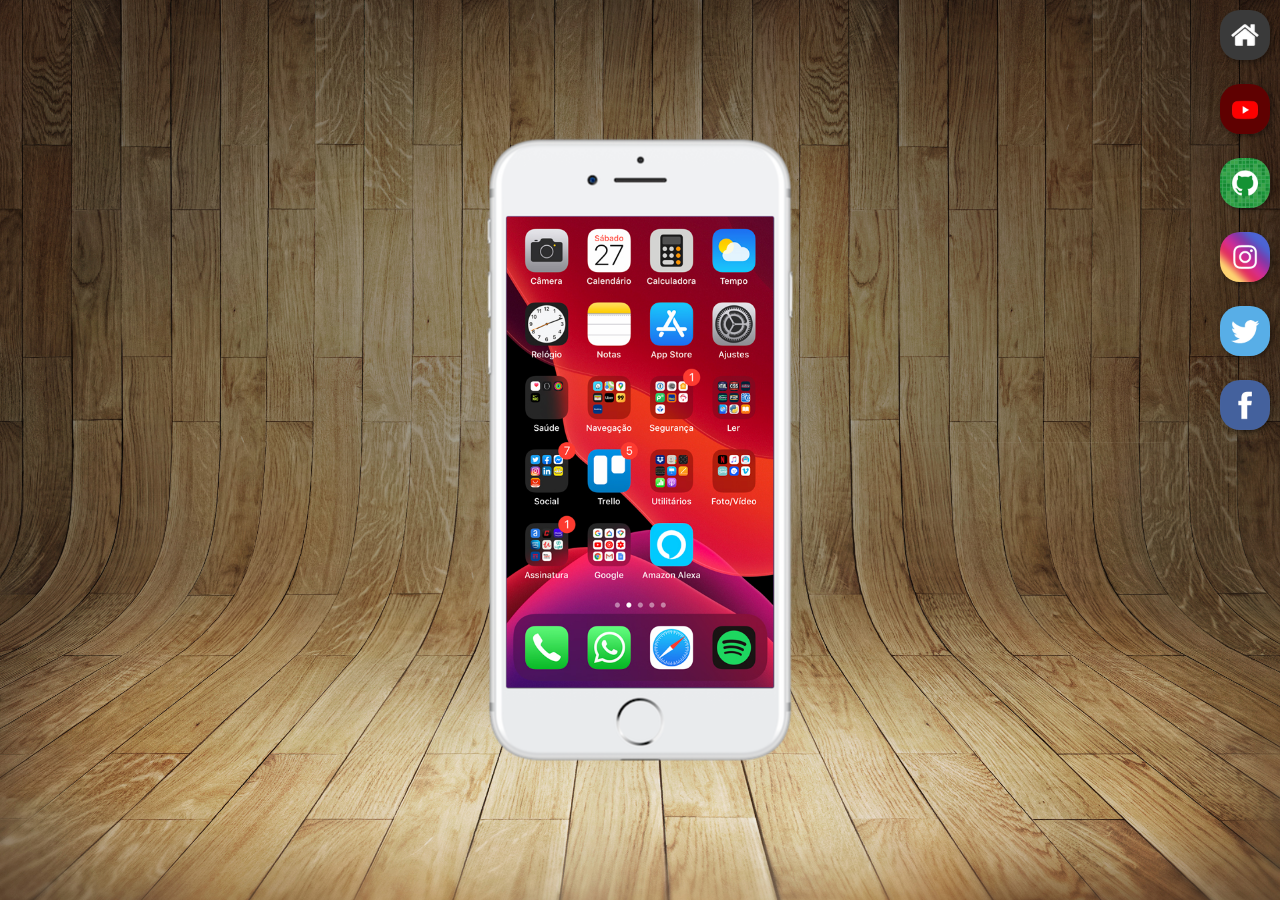
<file: index.html>
<!DOCTYPE html>
<html lang="pt-br">
<head>
    <meta charset="UTF-8">
    <meta http-equiv="X-UA-Compatible" content="IE=edge">
    <meta name="viewport" content="width=device-width, initial-scale=1.0">
    <link rel="shortcut icon" href="favicon.ico" type="image/x-icon">
    <link rel="stylesheet" href="estilos/style.css">
    <title>Projeto redes sociais</title>
</head>
<body>
    <main>
        <section id="telefone">
            <iframe src="home.html" name="tela" id="tela" frameborder="0">
                Seu navegador não é compativel com isso.
            </iframe>
        </section>
        <section id="redes-sociais">
            <a href="#" target="tela"><img src="imagens/logo-home.jpg" alt="Home"></a><br>
            <a href="youtube.html" target="tela"><img src="imagens/logo-youtube.jpg" alt="YouTube"></a><br>
            <a href="github.html" target="tela"><img src="imagens/logo-github.jpg" alt="GitHub"></a><br>
            <a href="instagram.html" target="tela"><img src="imagens/logo-instagram.jpg" alt="Instagram"></a><br>
            <a href="twitter.html" target="tela"><img src="imagens/logo-twitter.jpg" alt="Twitter"></a><br>
            <a href="facebook.html" target="tela"><img src="imagens/logo-facebook.jpg" alt="Facebook"></a>
        </section>
    </main>
</body>
</html>
</file>
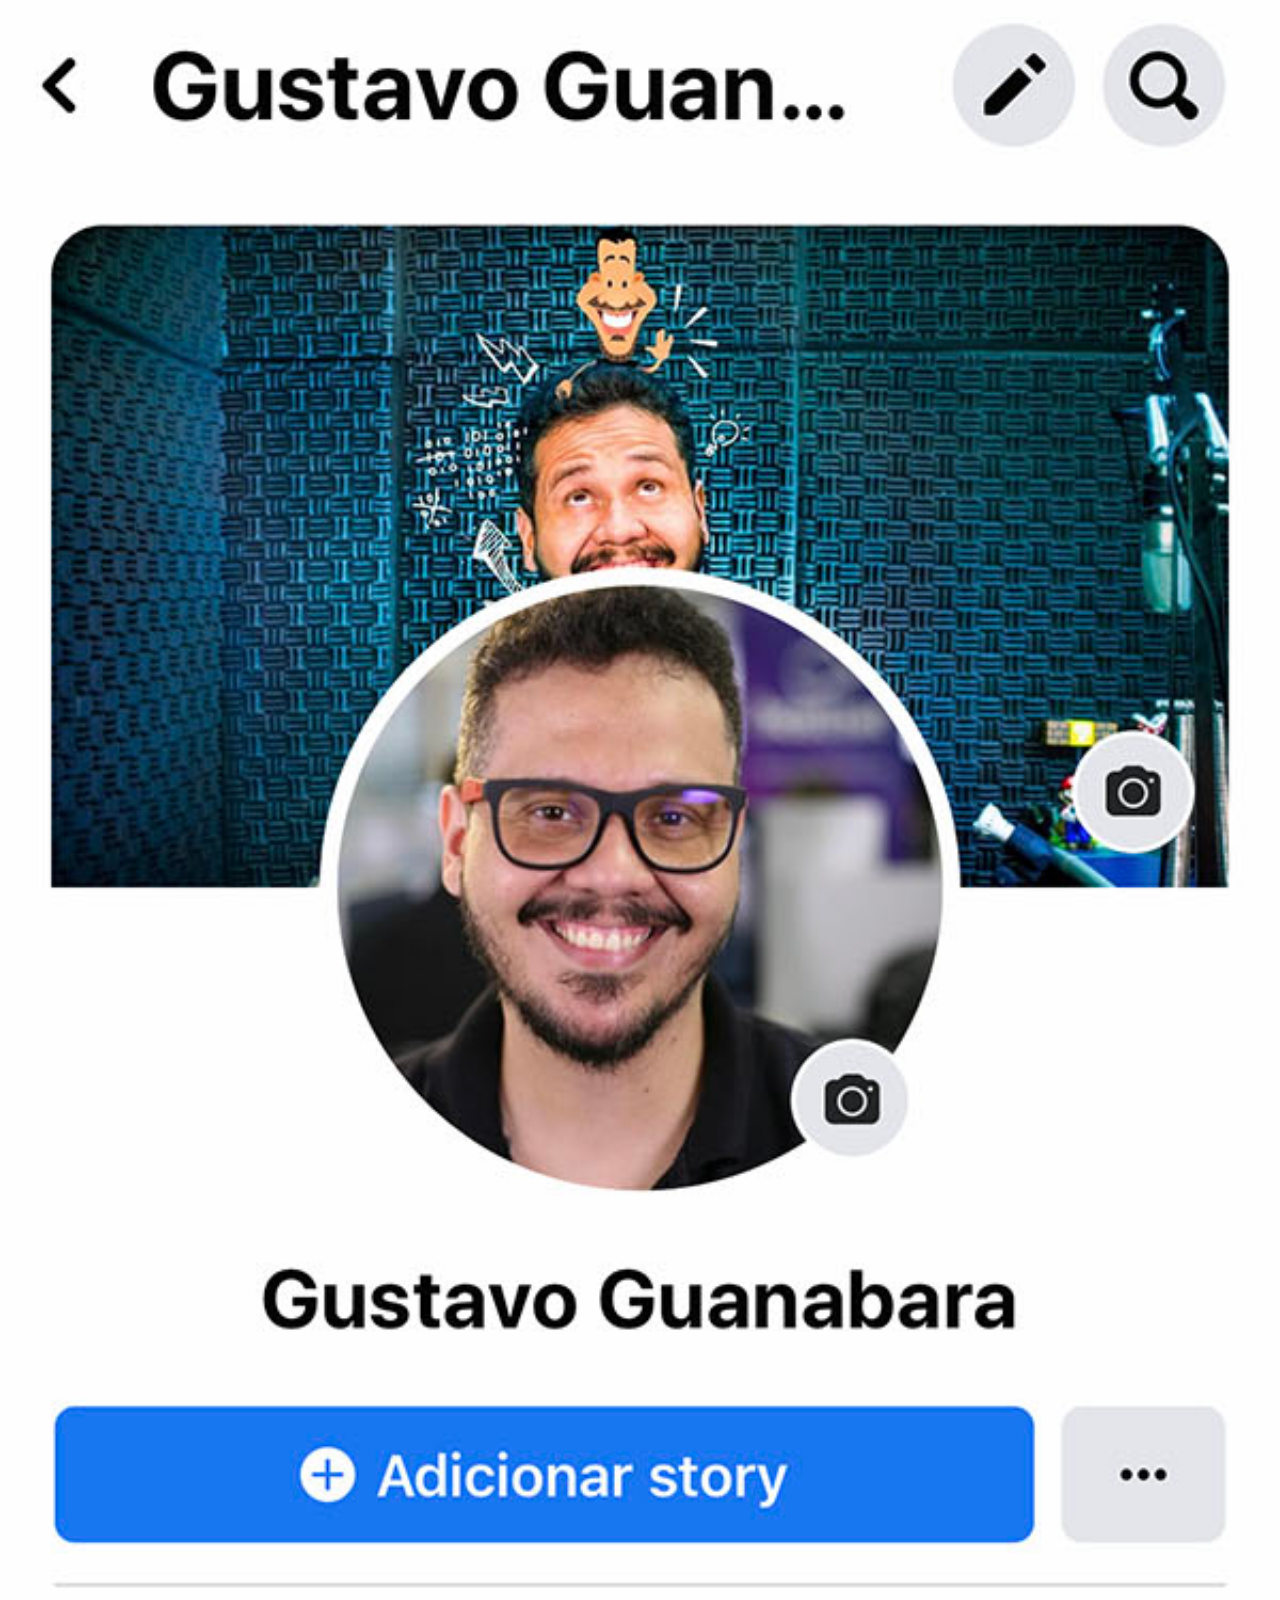
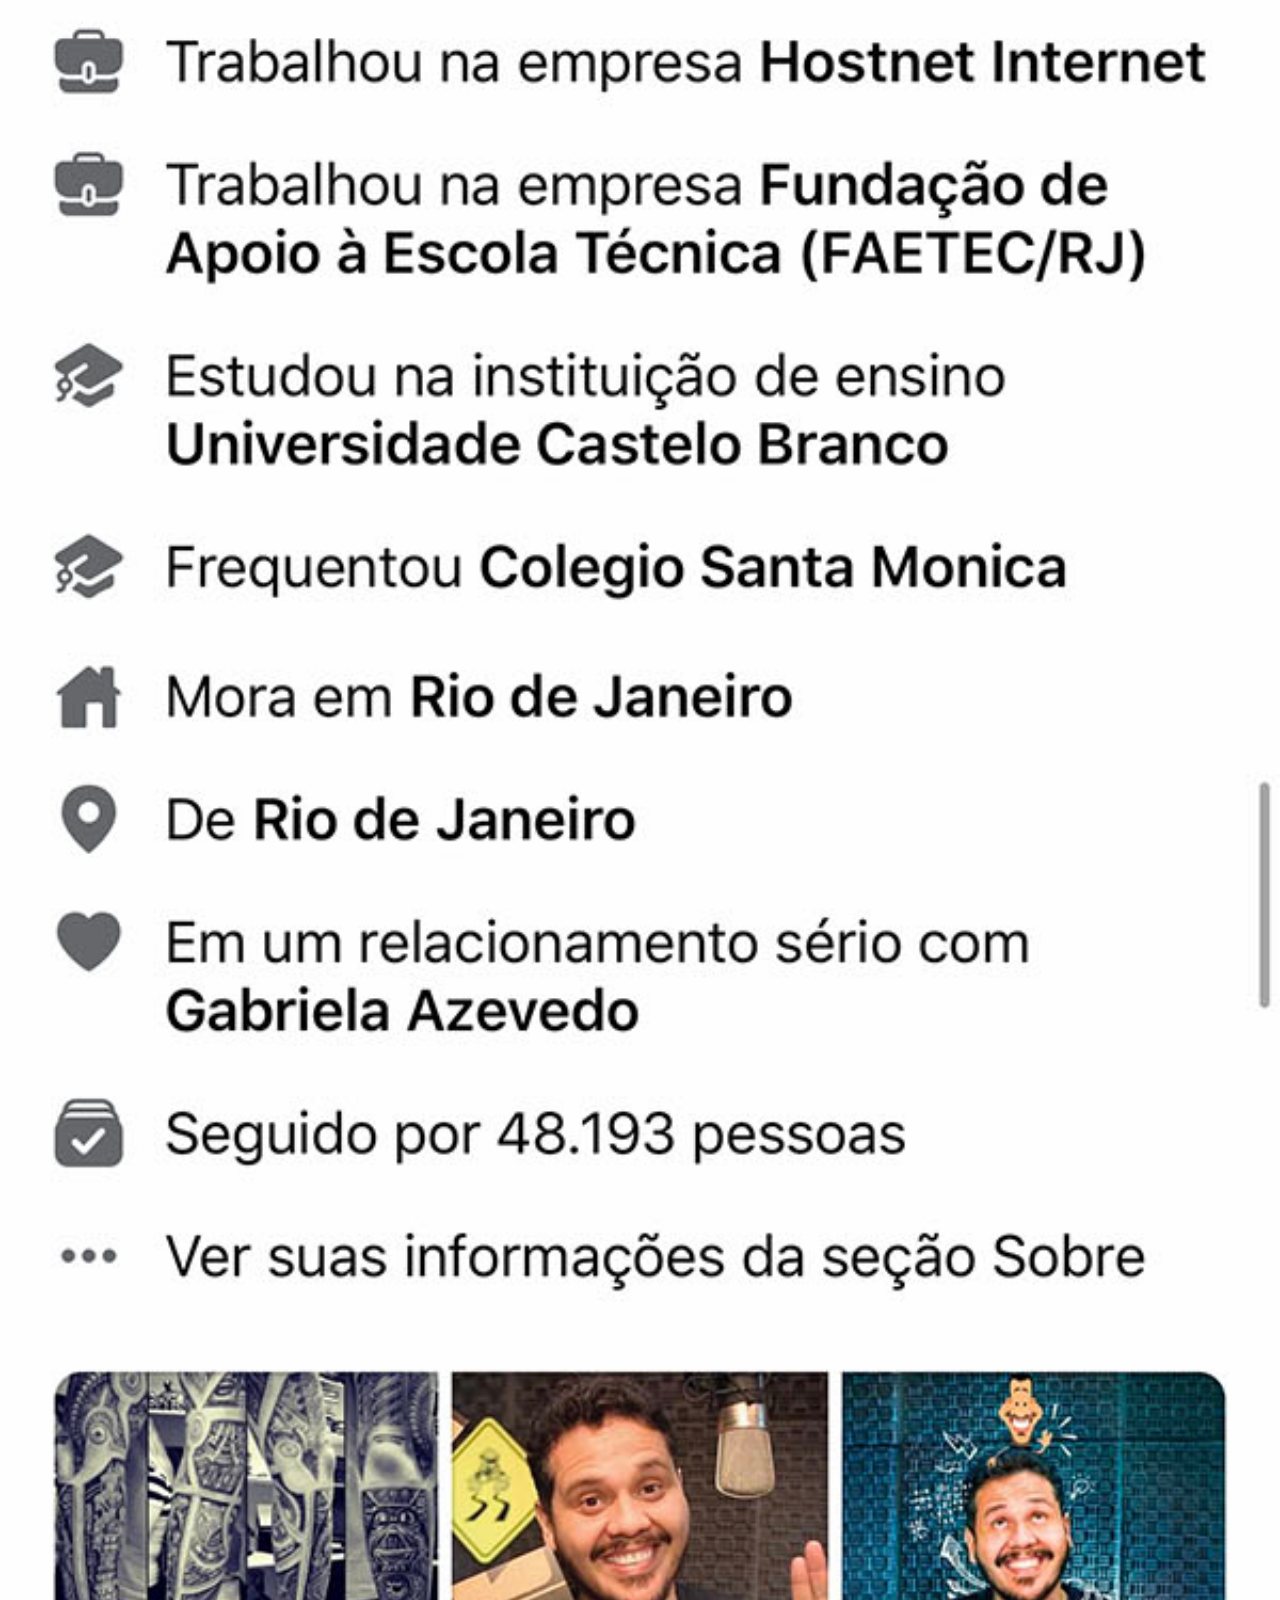
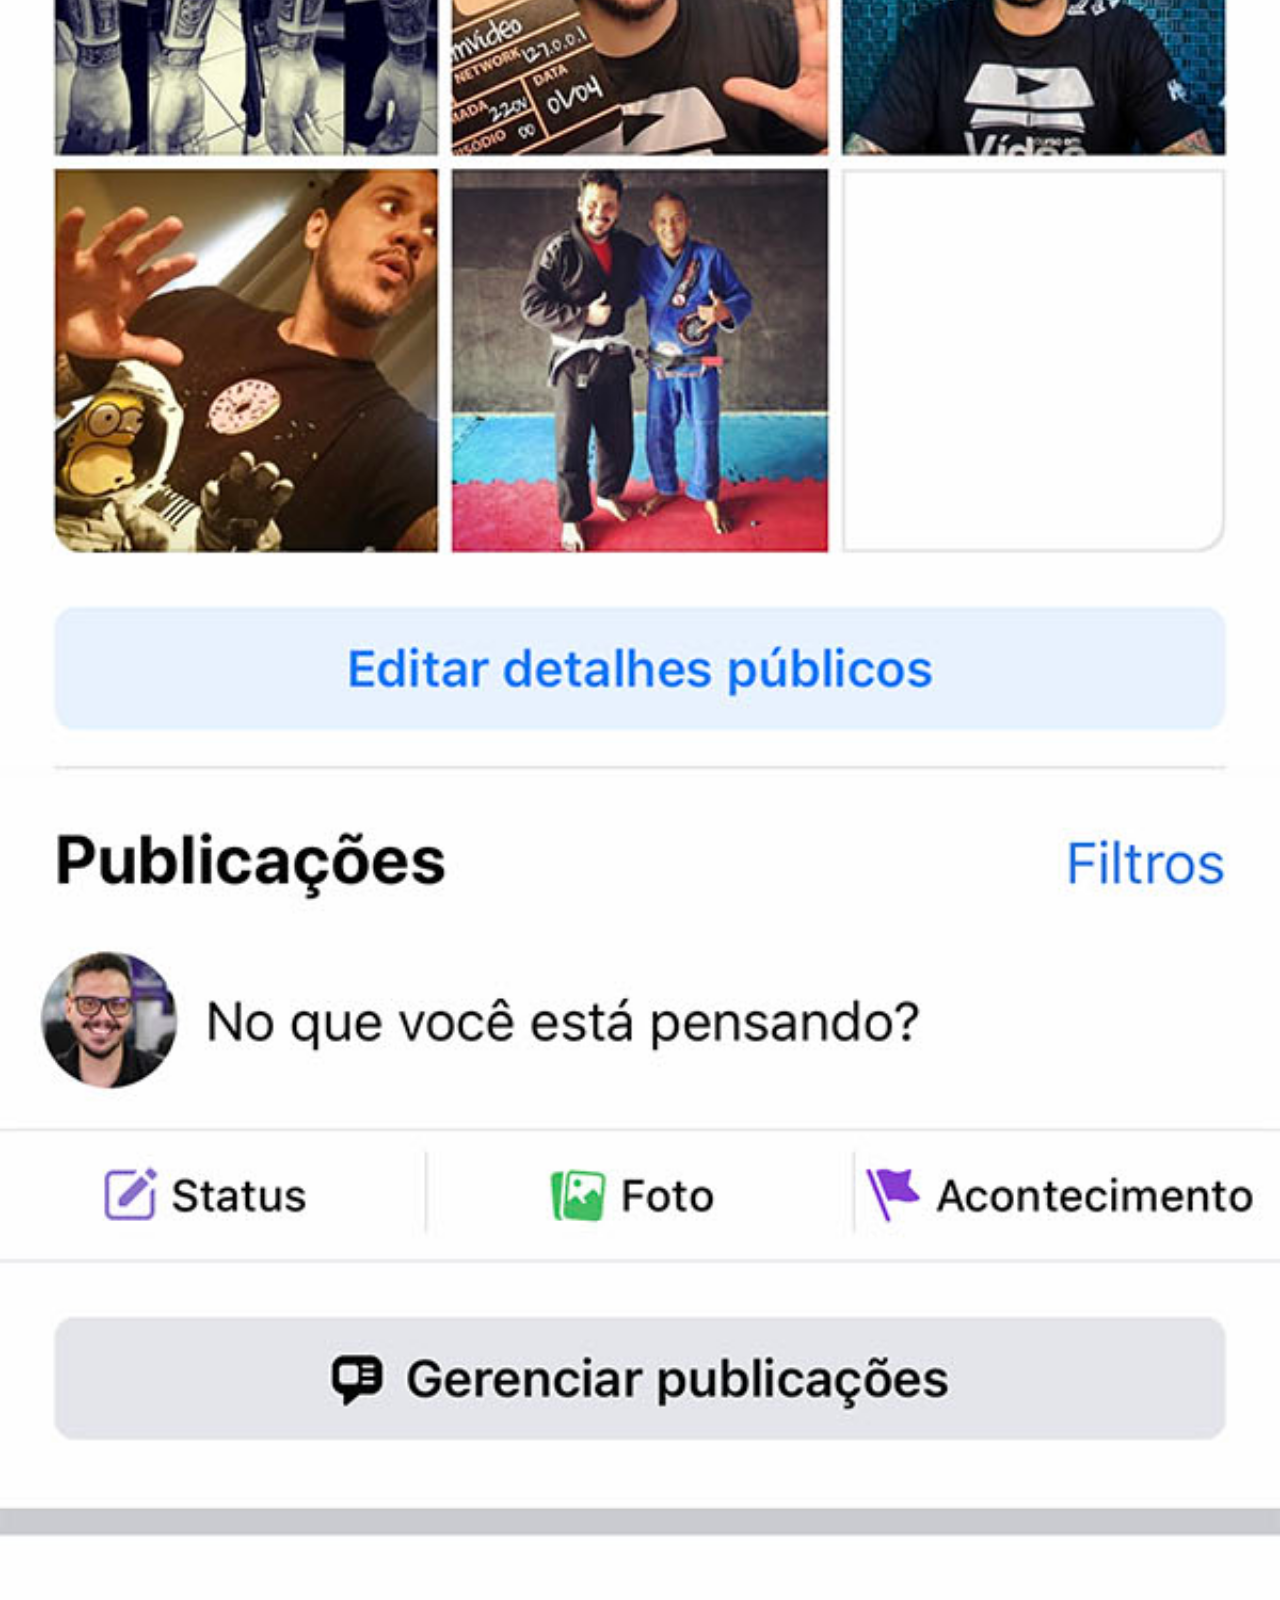
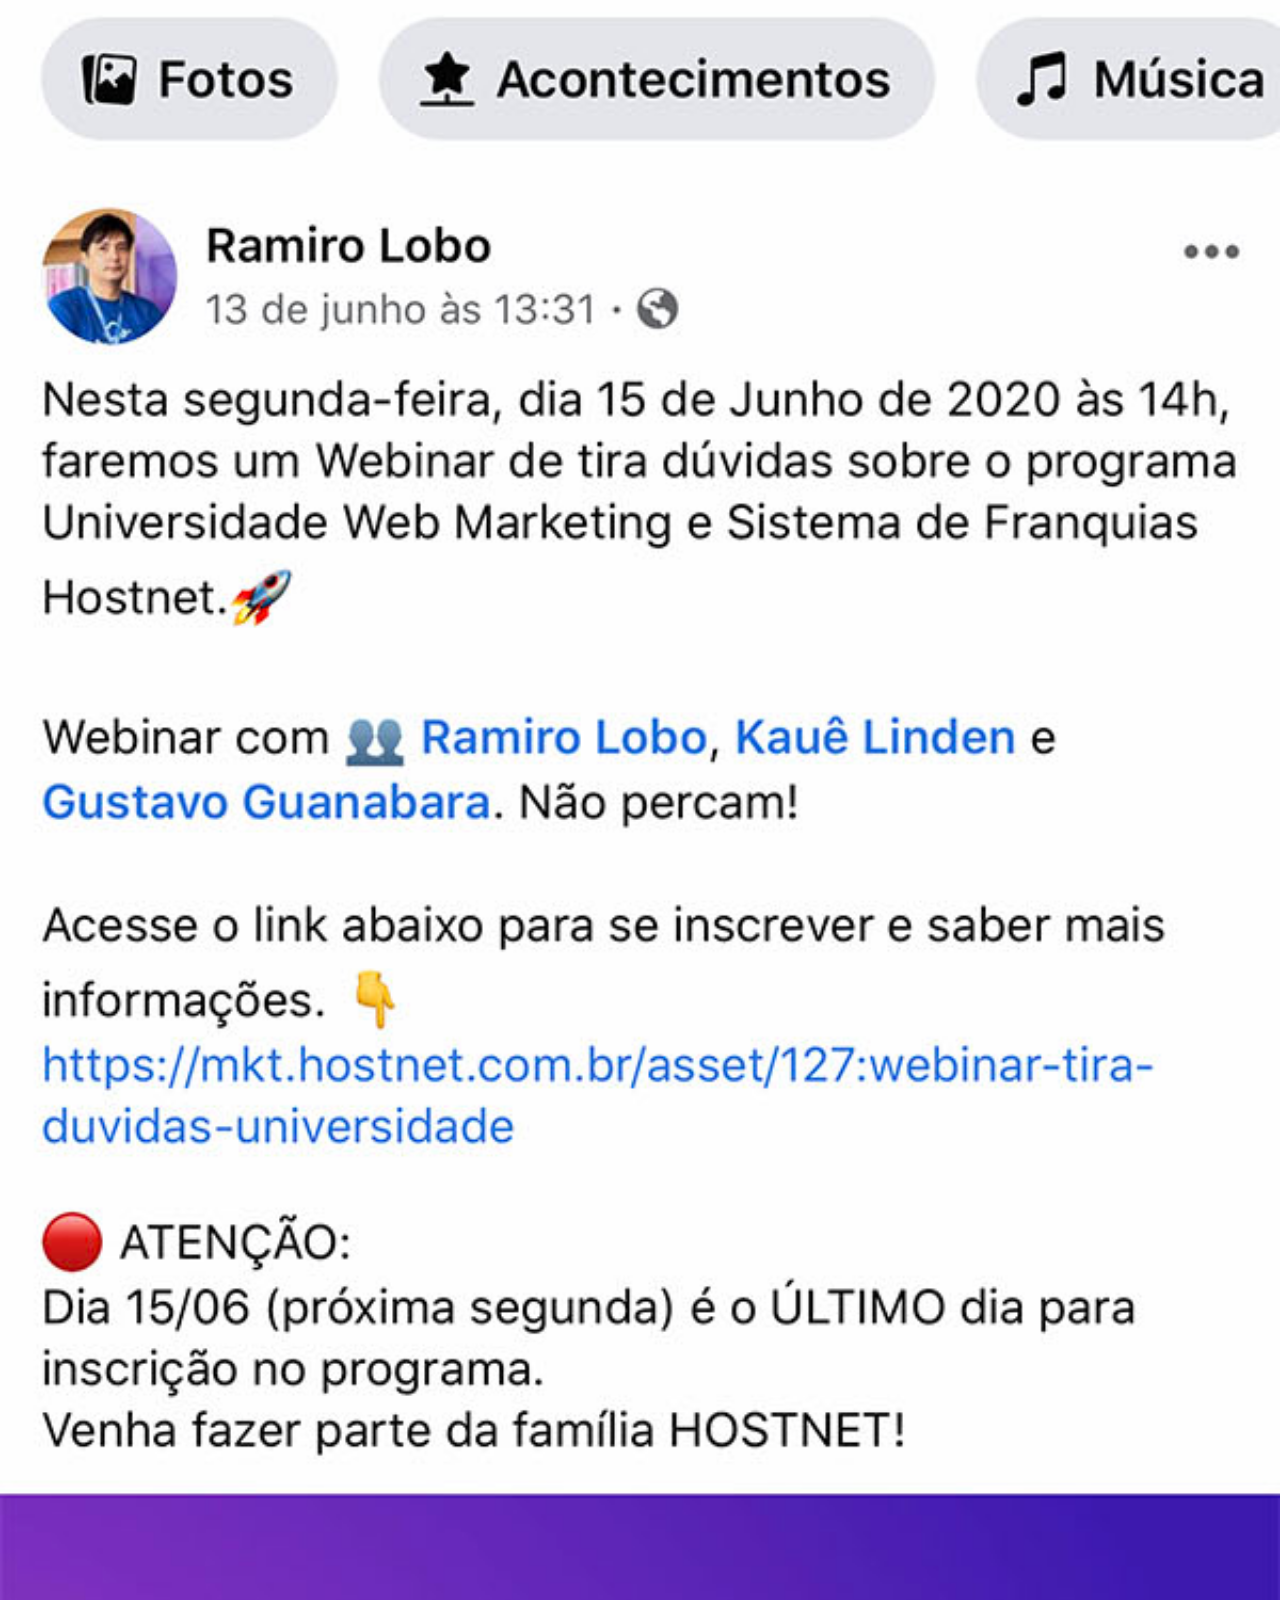
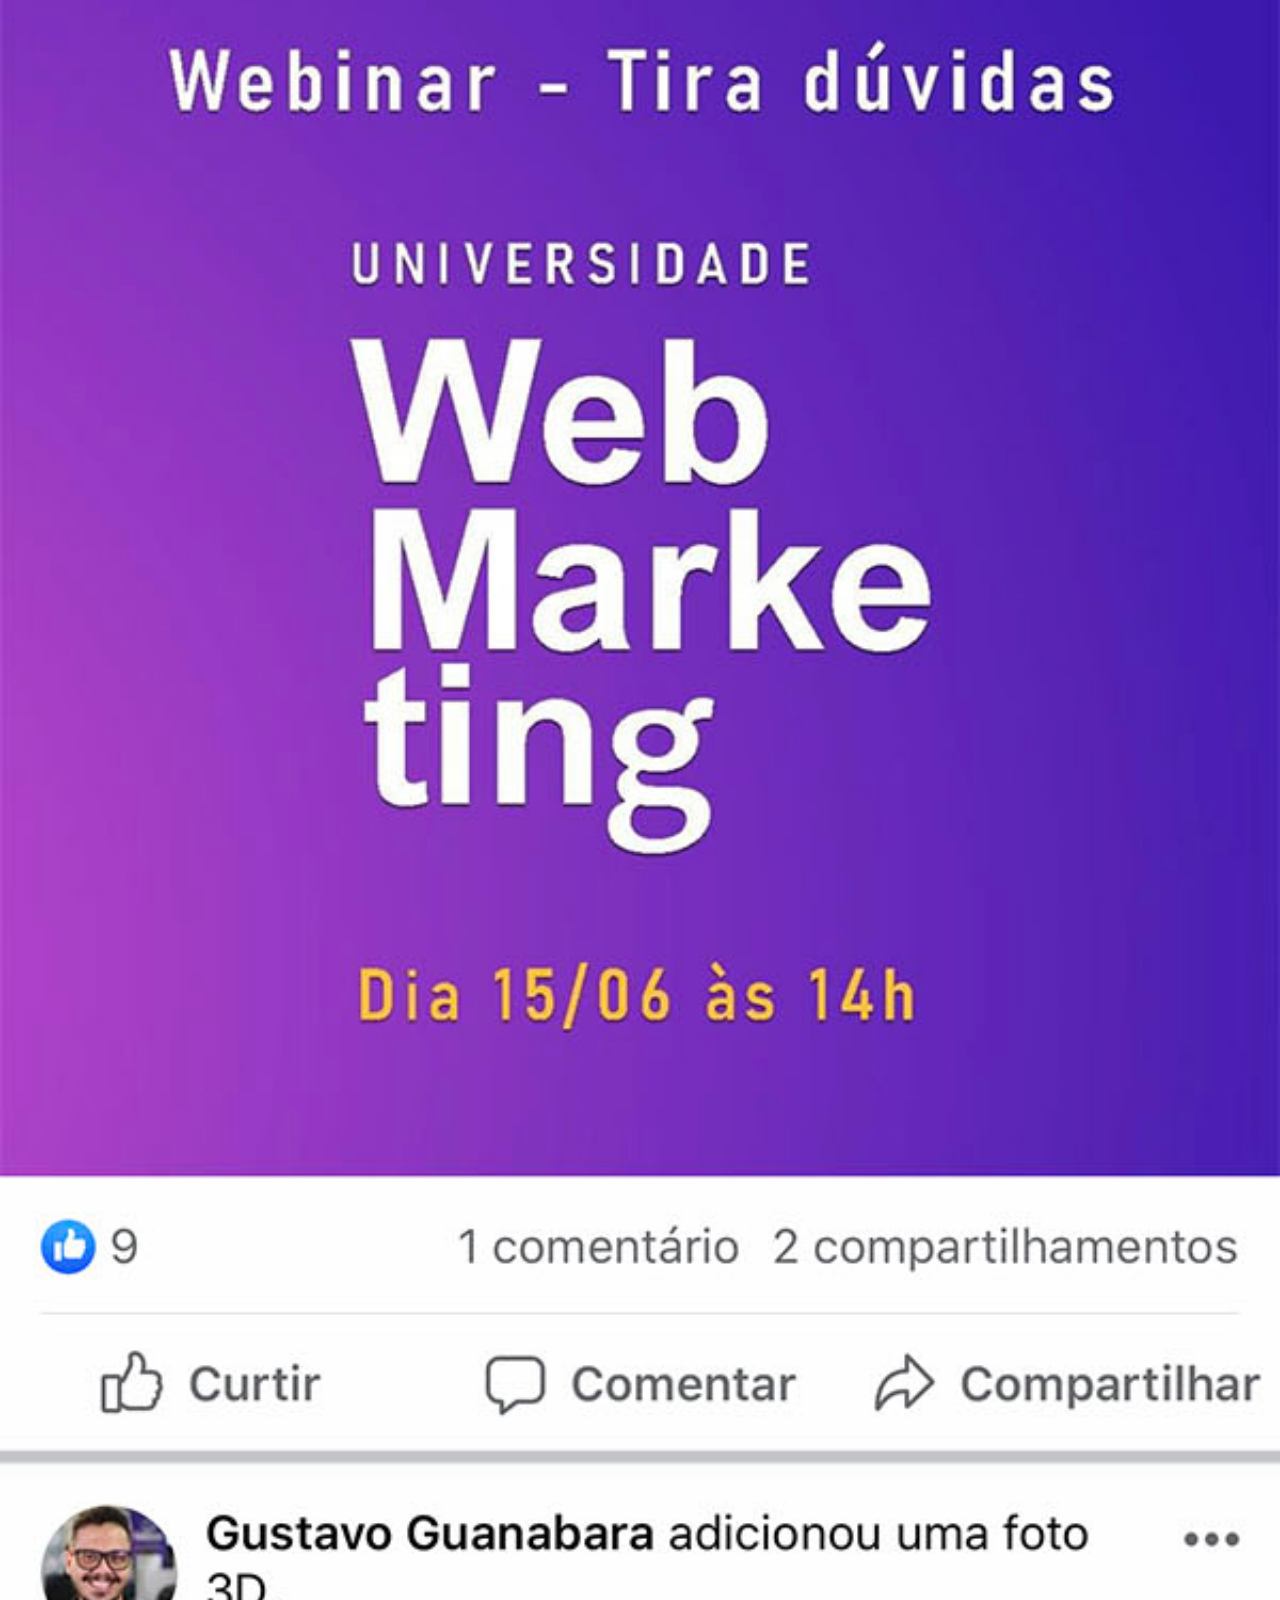
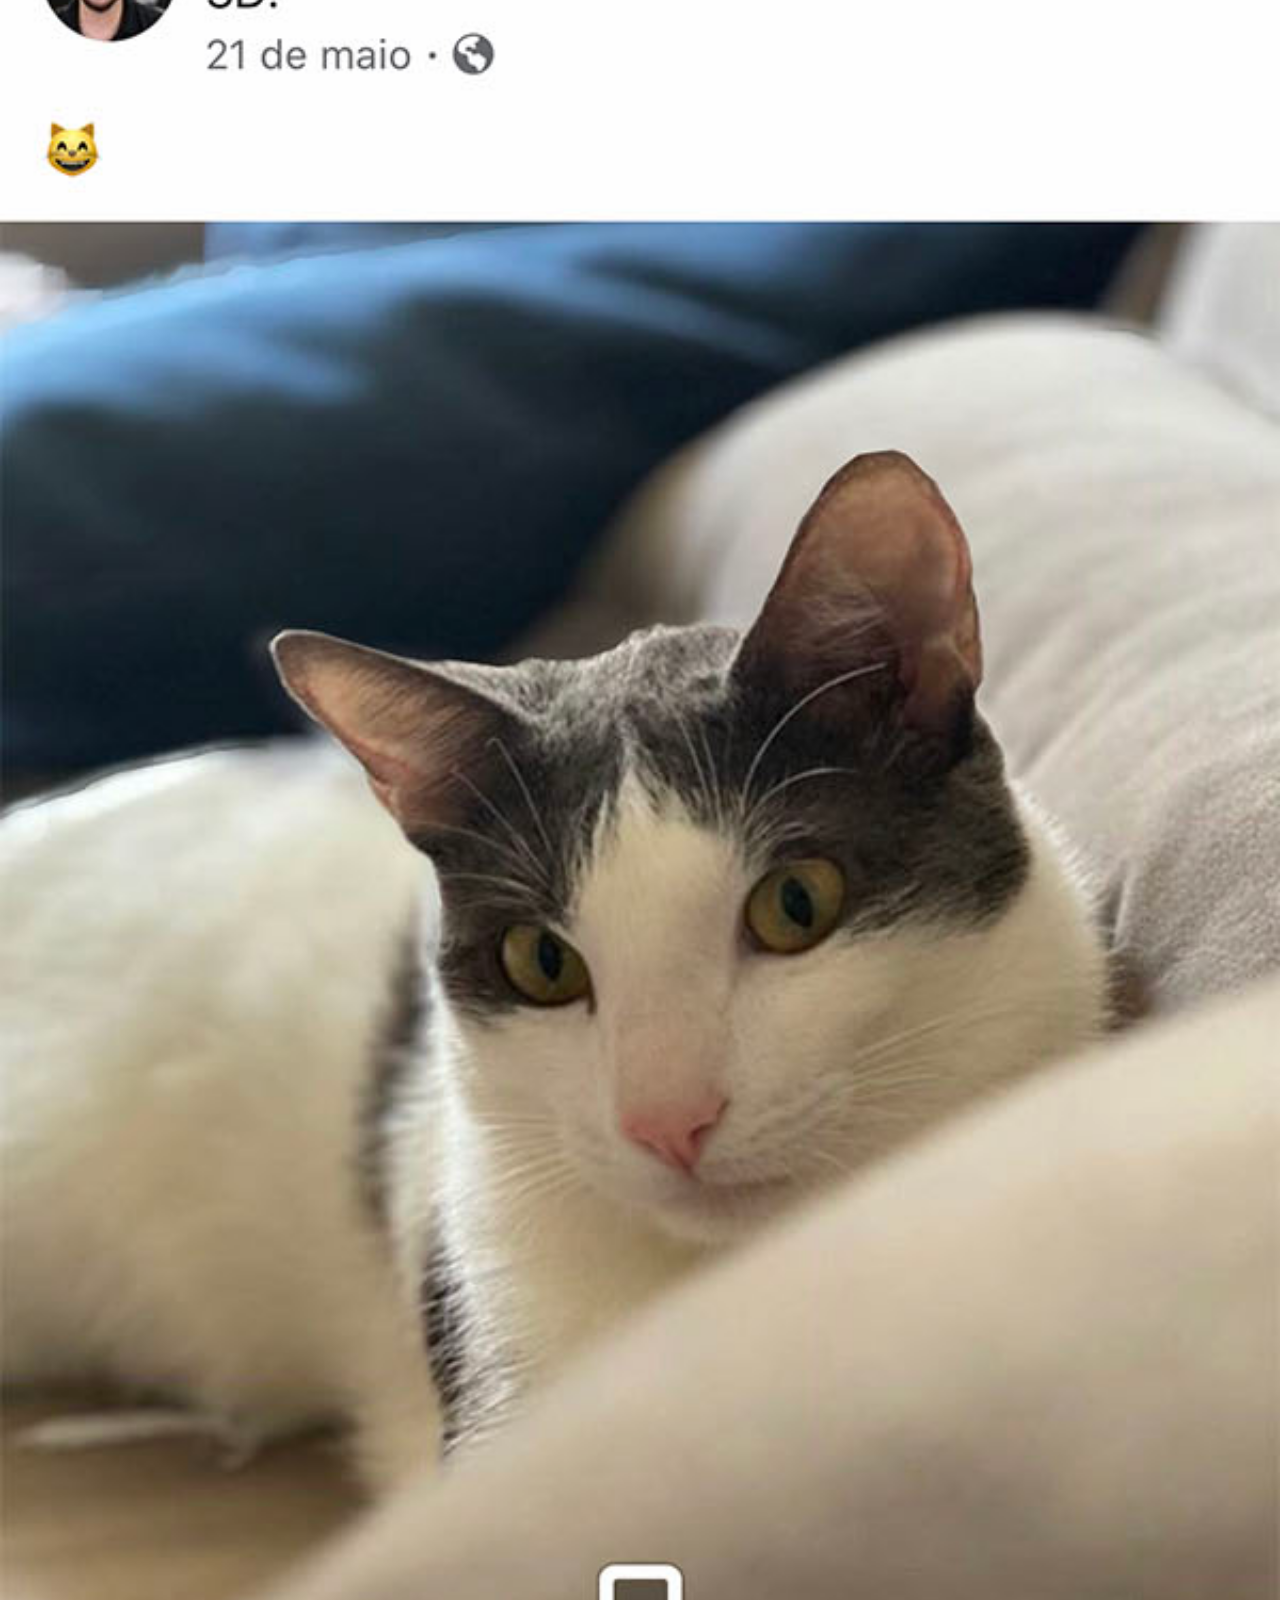
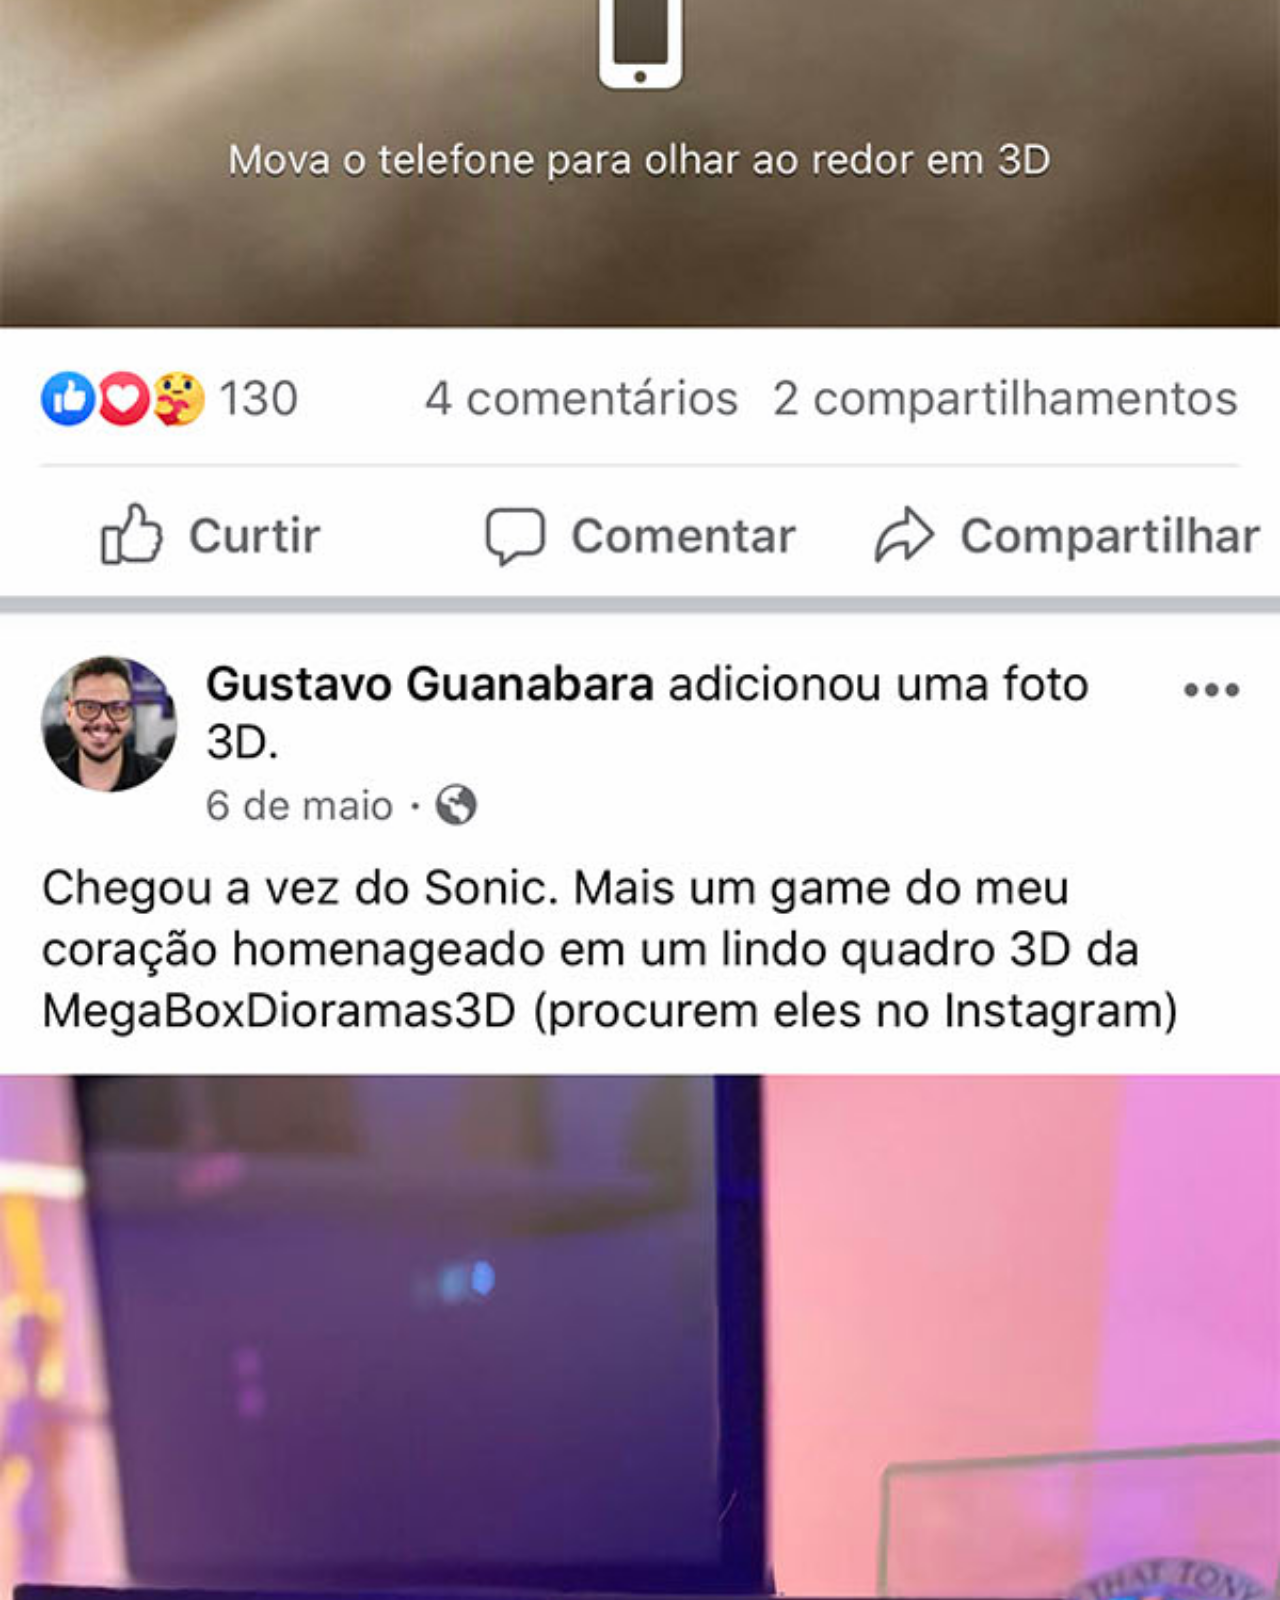
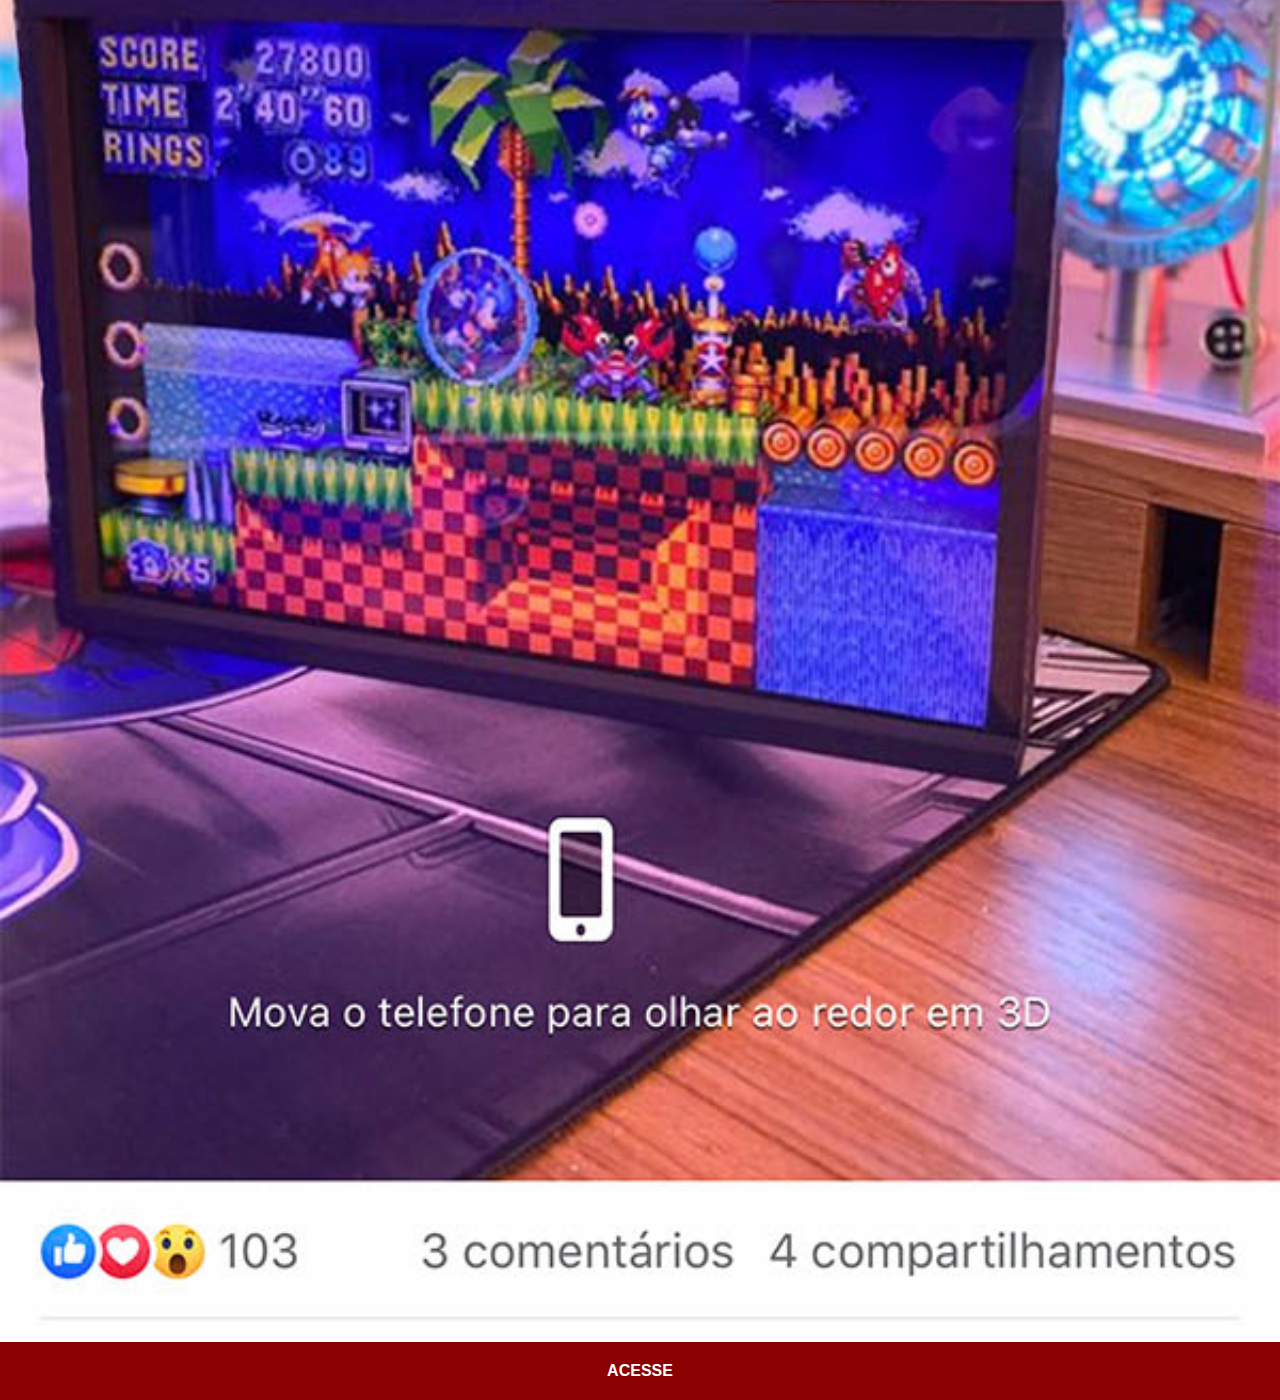
<file: facebook.html>
<!DOCTYPE html>
<html lang="pt-br">
<head>
    <meta charset="UTF-8">
    <meta http-equiv="X-UA-Compatible" content="IE=edge">
    <meta name="viewport" content="width=device-width, initial-scale=1.0">
    <title>Facebook</title>
    <link rel="stylesheet" href="estilos/social.css">
</head>
<body>
    <img src="imagens/tela-facebook.jpg" alt="Facebook">
    <a href="https://www.facebook.com/gustavoguanabara/" target="_blank">ACESSE</a>
</body>
</html>
</file>
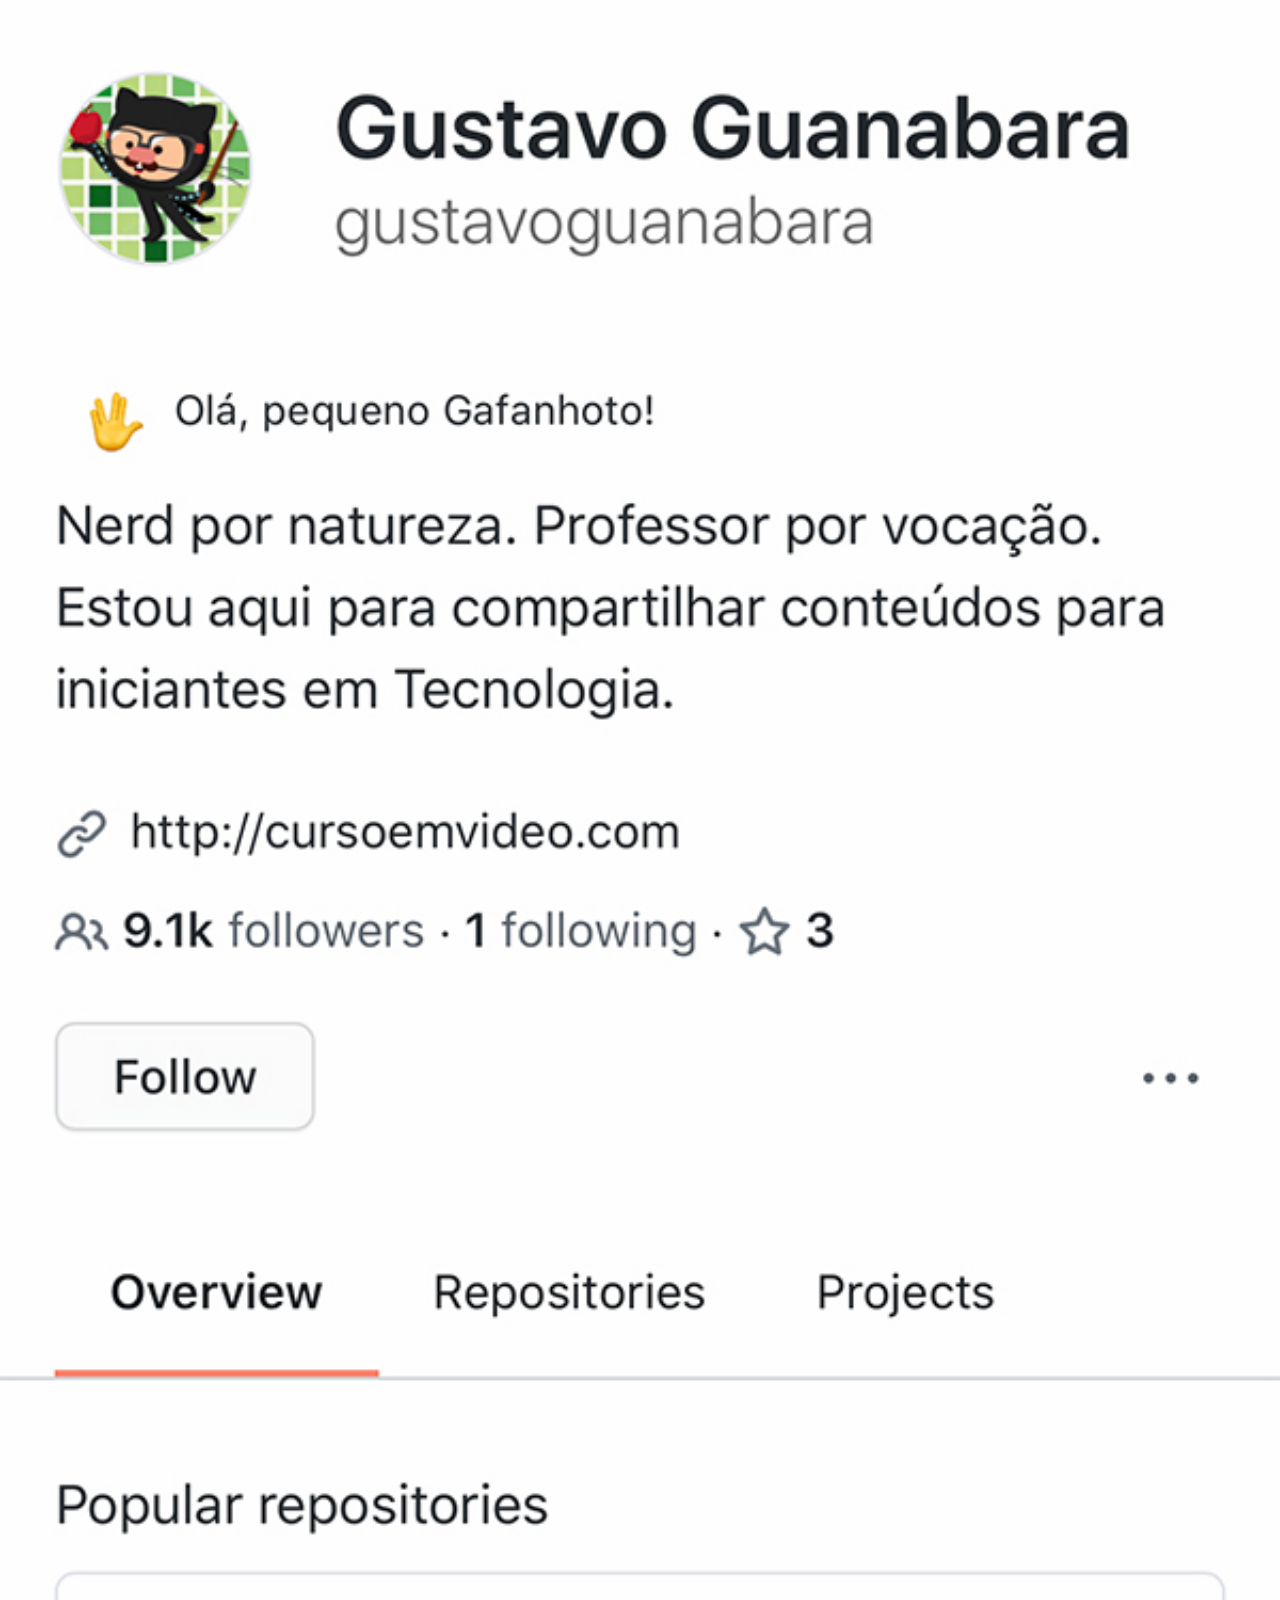
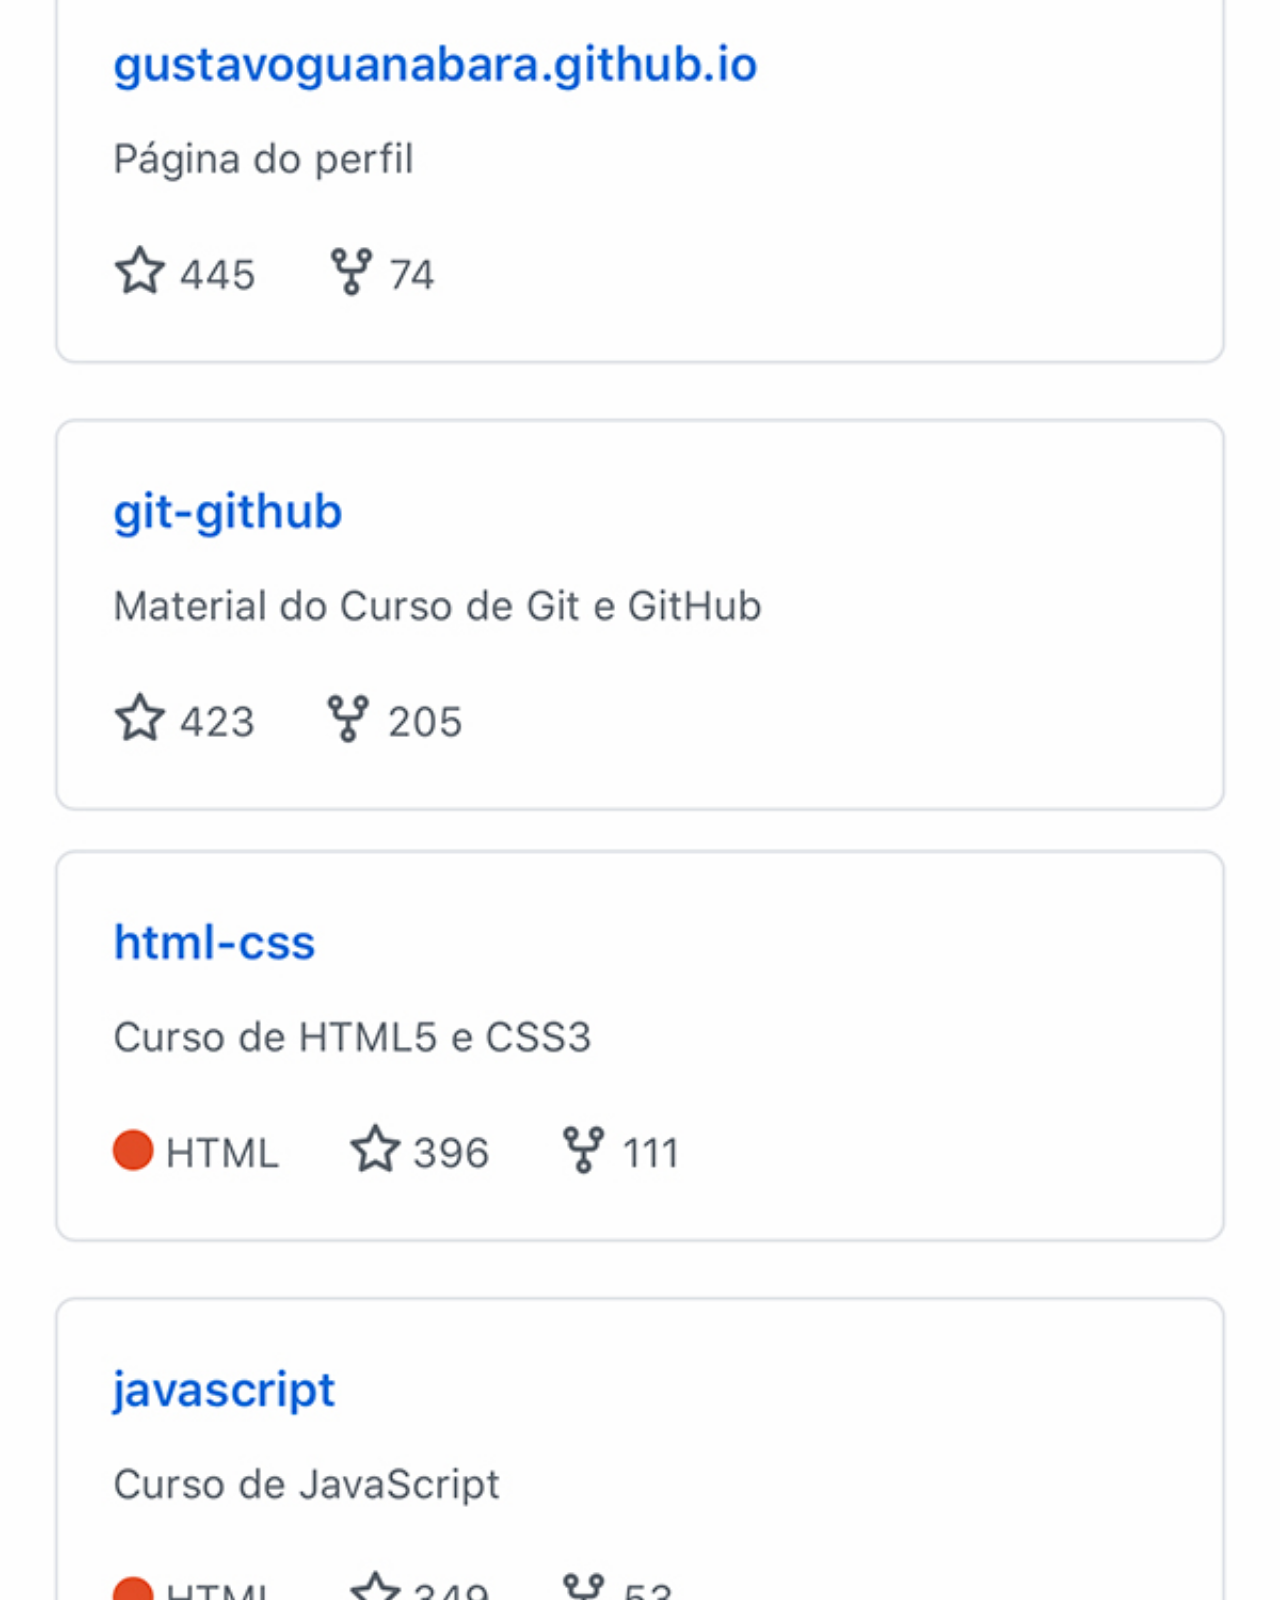
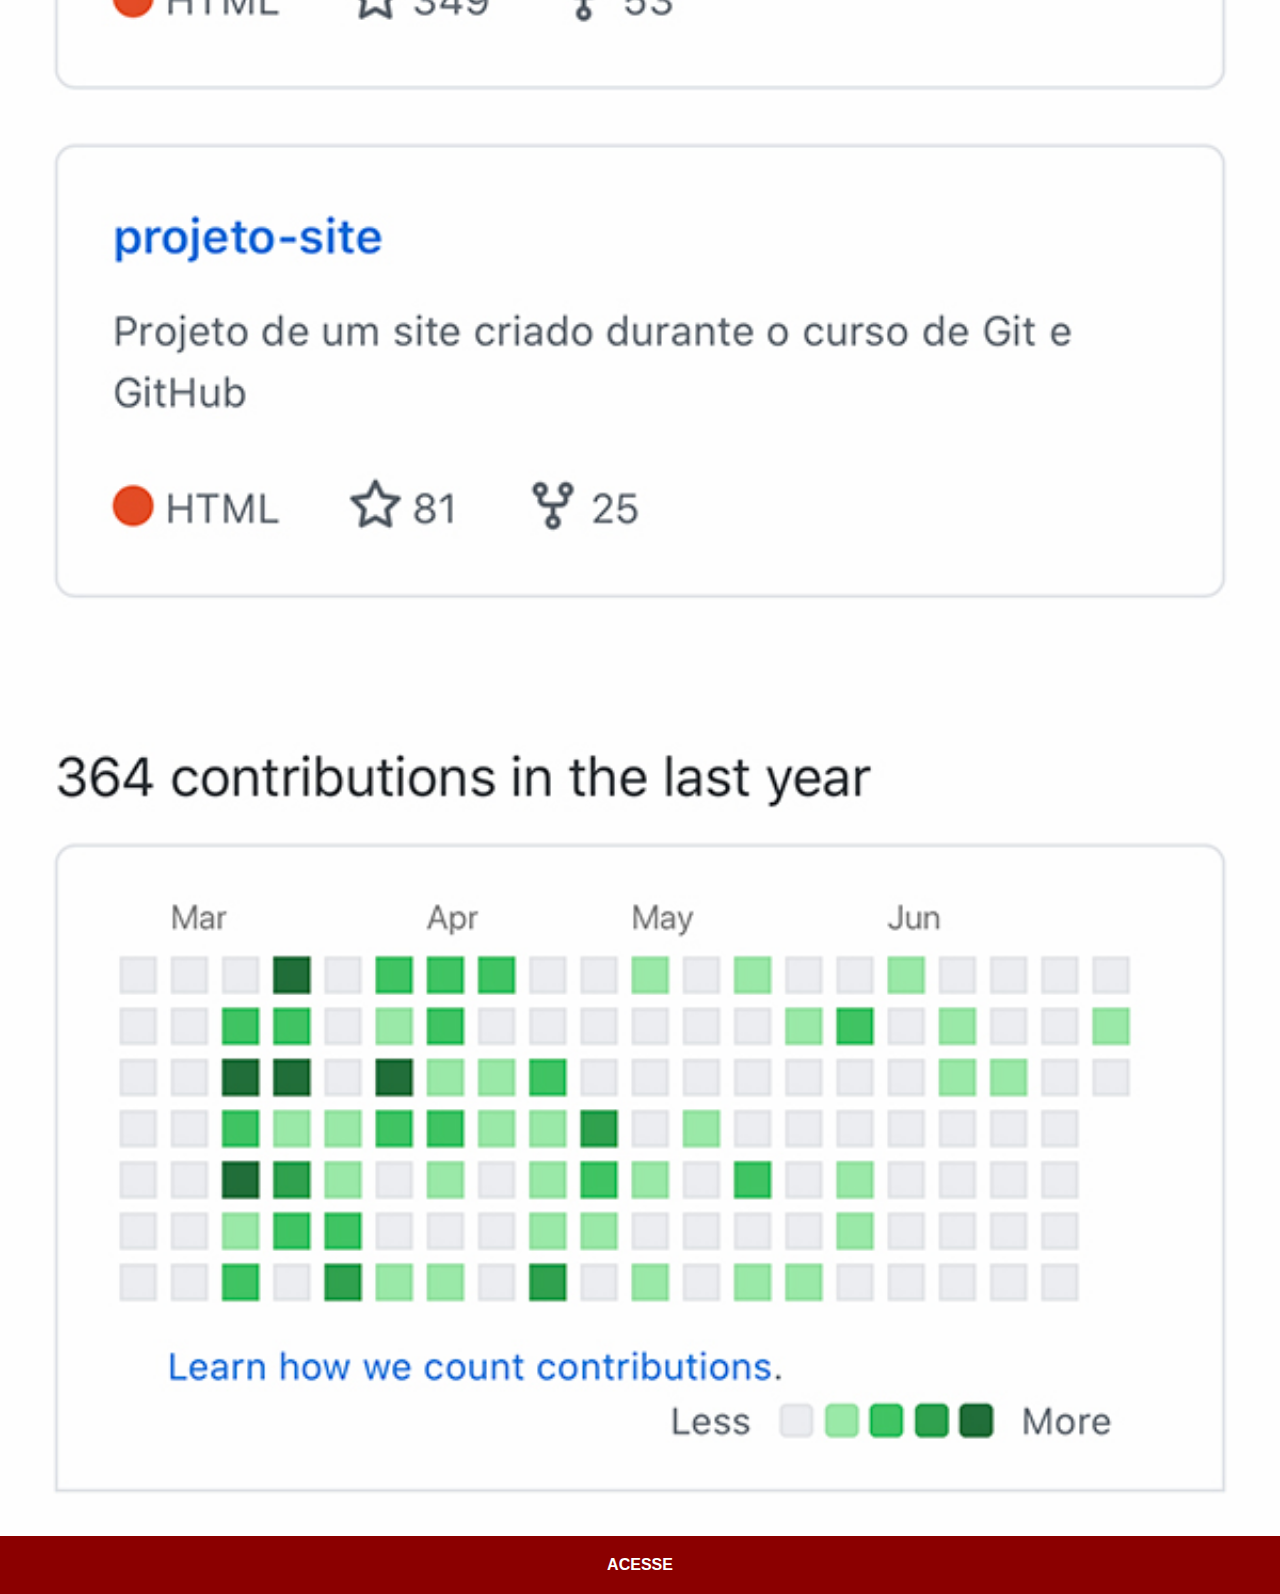
<file: github.html>
<!DOCTYPE html>
<html lang="pt-br">
<head>
    <meta charset="UTF-8">
    <meta http-equiv="X-UA-Compatible" content="IE=edge">
    <meta name="viewport" content="width=device-width, initial-scale=1.0">
    <title>GitHub</title>
    <link rel="stylesheet" href="estilos/social.css">
</head>
<body>
    <img src="imagens/tela-github.jpg" alt="GitHub">
    <a href="https://github.com/gustavoguanabara" target="_blank">ACESSE</a>
</body>
</html>
</file>
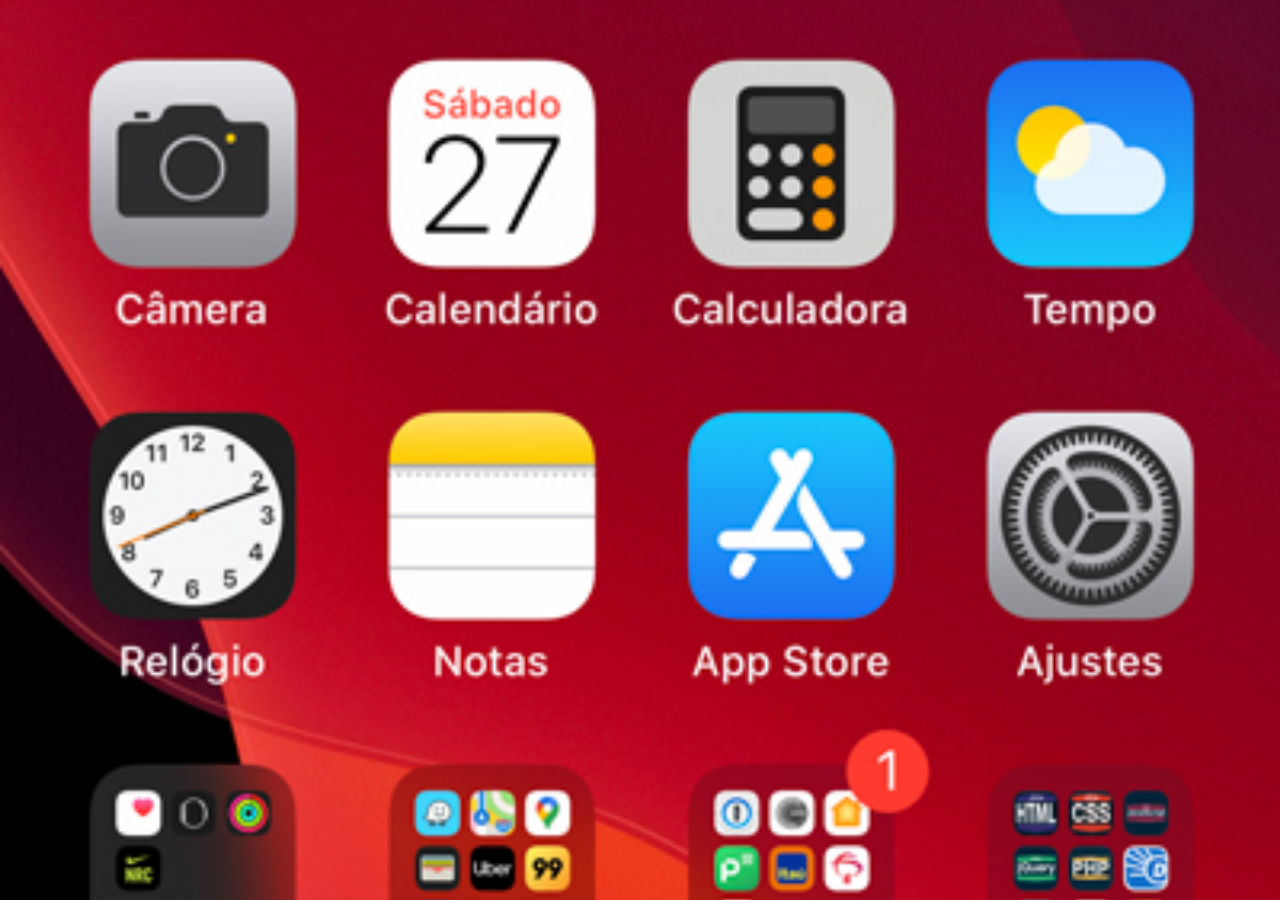
<file: home.html>
<!DOCTYPE html>
<html lang="pt-br">
<head>
    <meta charset="UTF-8">
    <meta http-equiv="X-UA-Compatible" content="IE=edge">
    <meta name="viewport" content="width=device-width, initial-scale=1.0">
    <title>Home</title>
    <style>
        * {
            margin: 0px;
            padding: 0px;
        }

        body {
            width: 100vw;
            height: 100vh;
            background: blueviolet url('imagens/tela-home.jpg') no-repeat top center;
            background-size: cover;
        }
    </style>
</head>
<body>
    
</body>
</html>
</file>
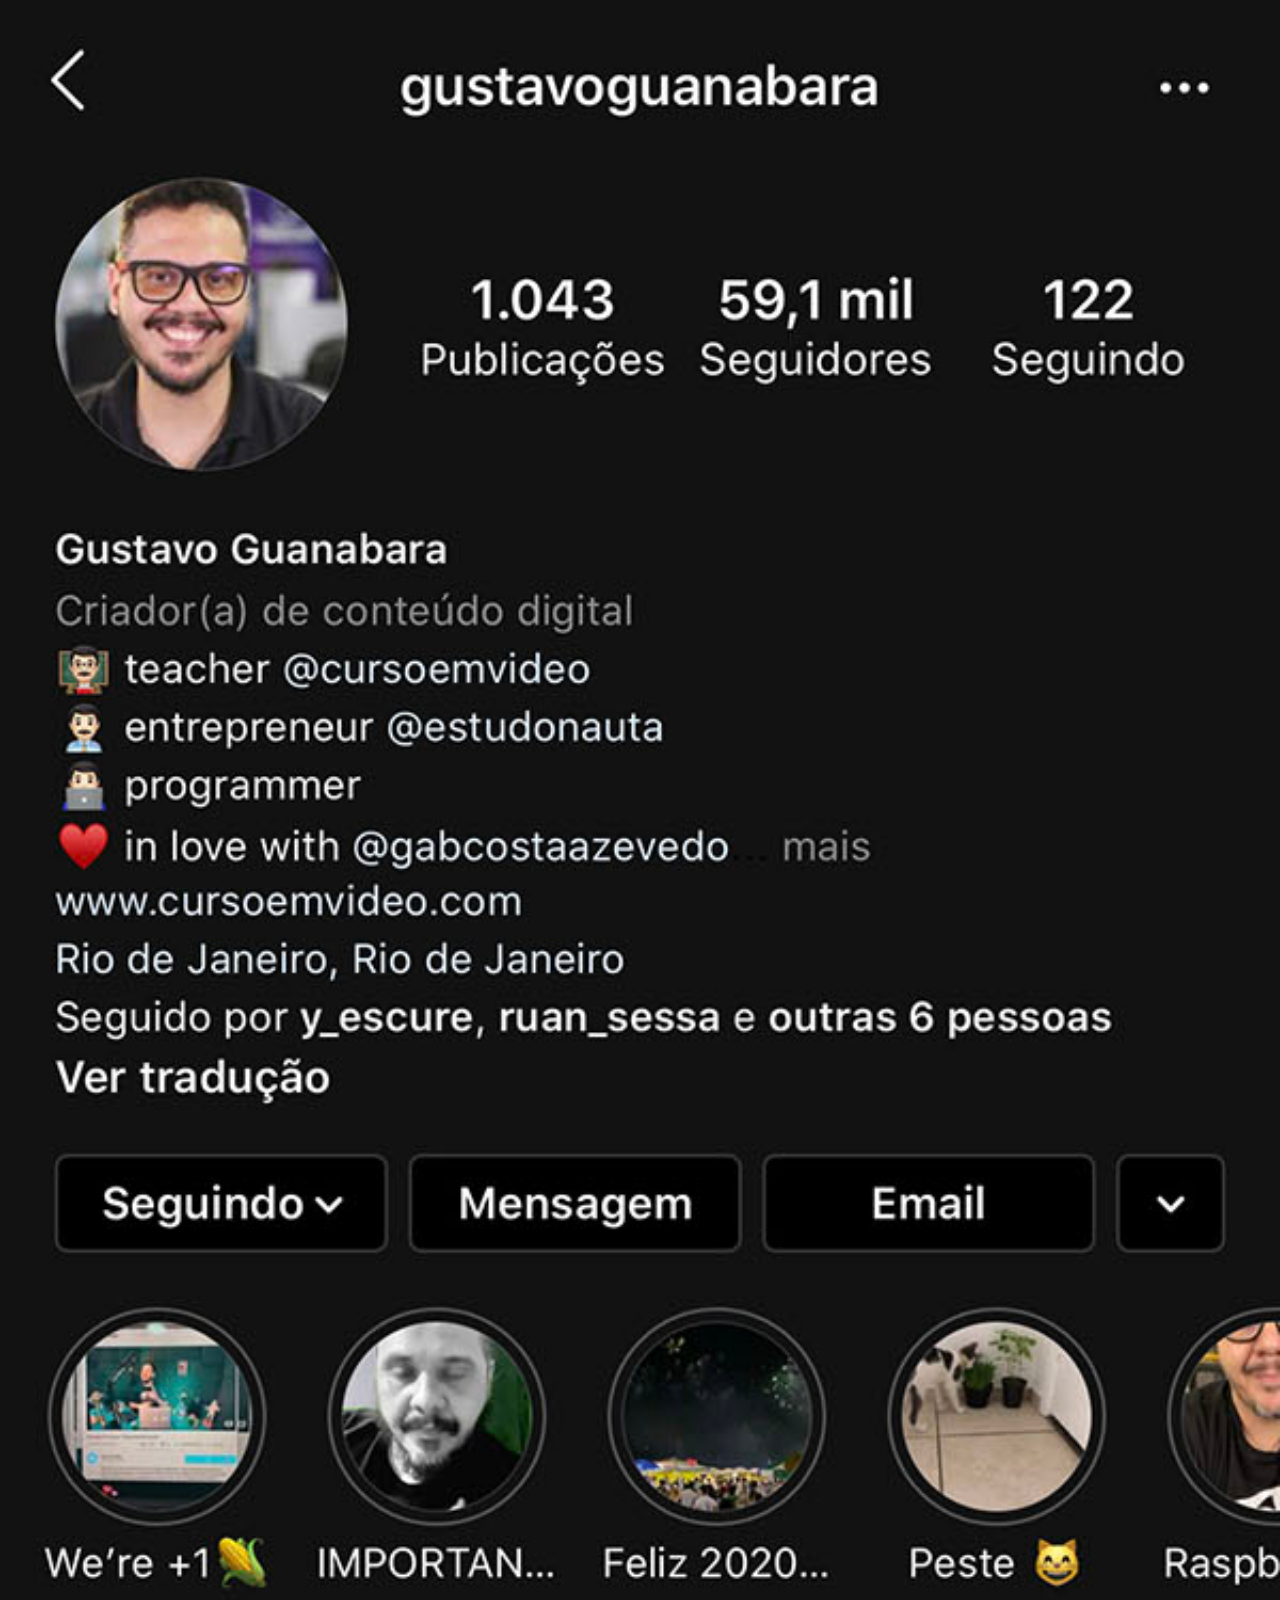
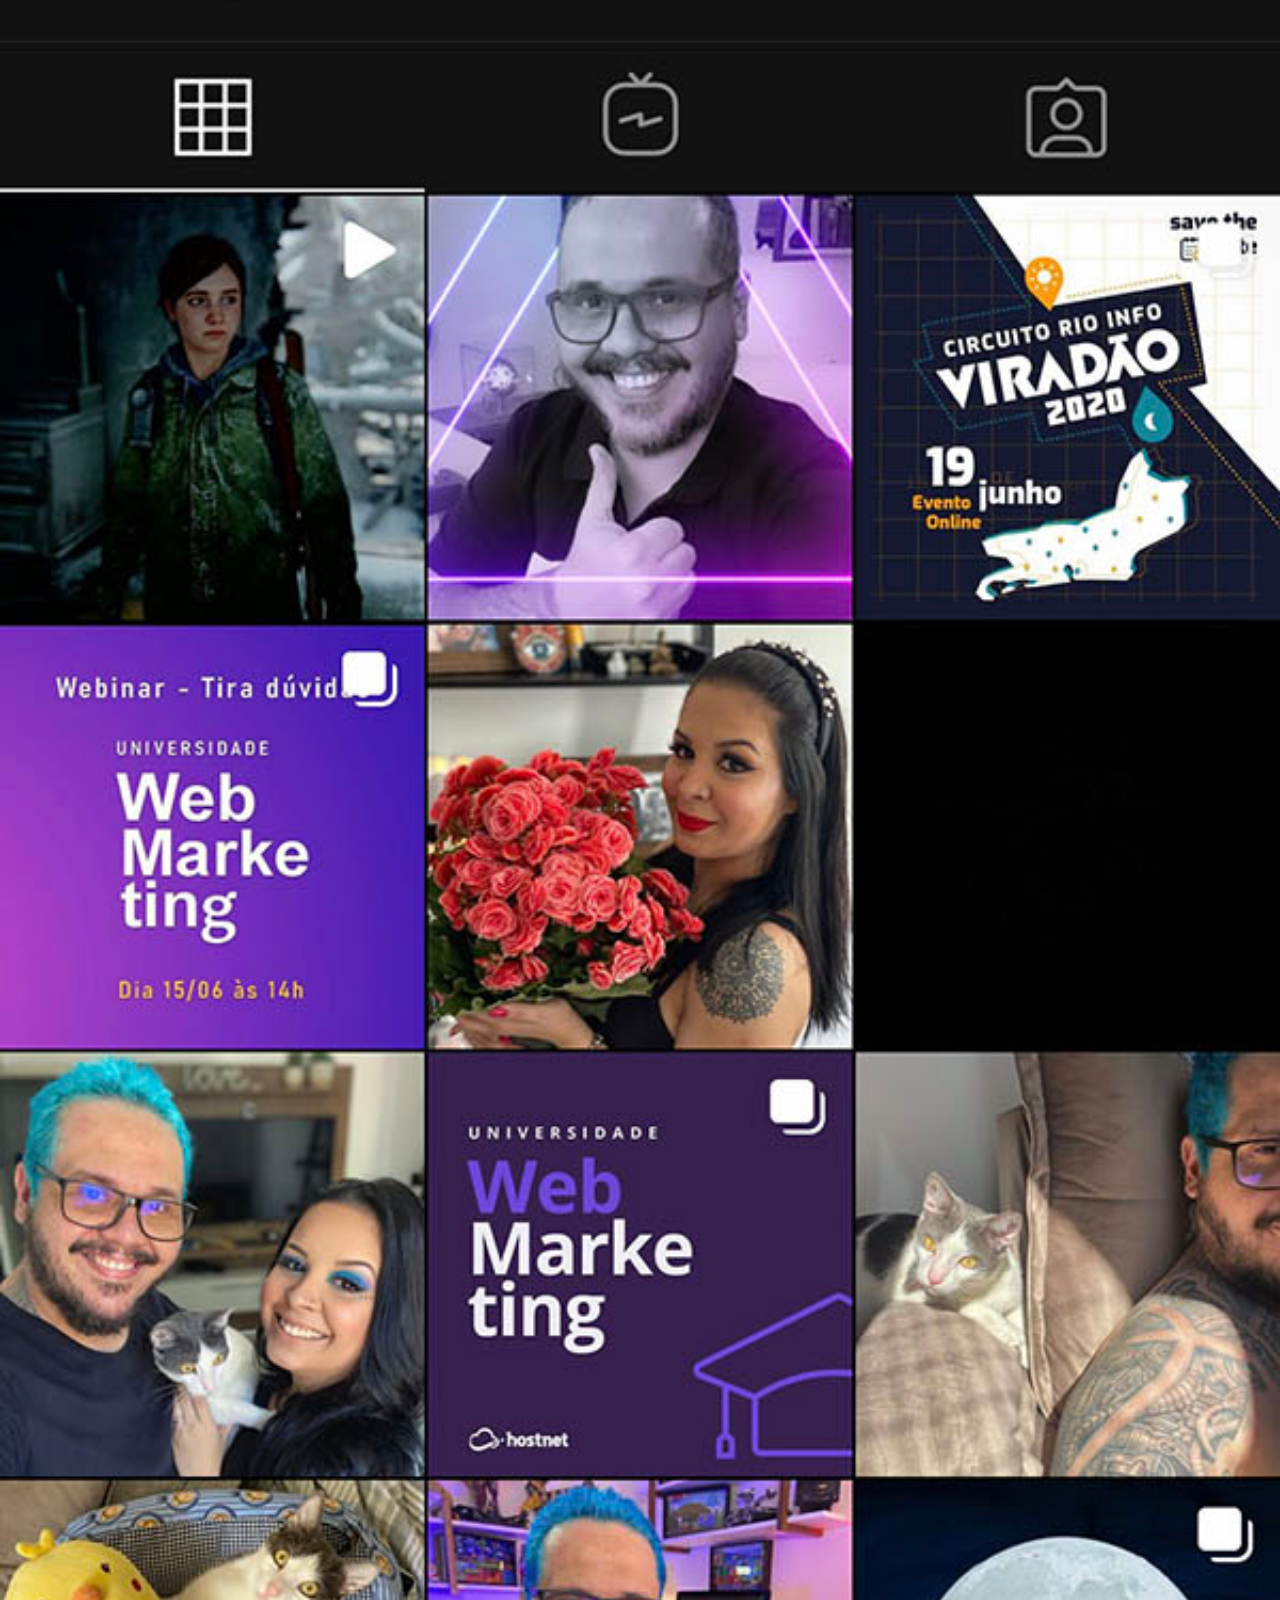
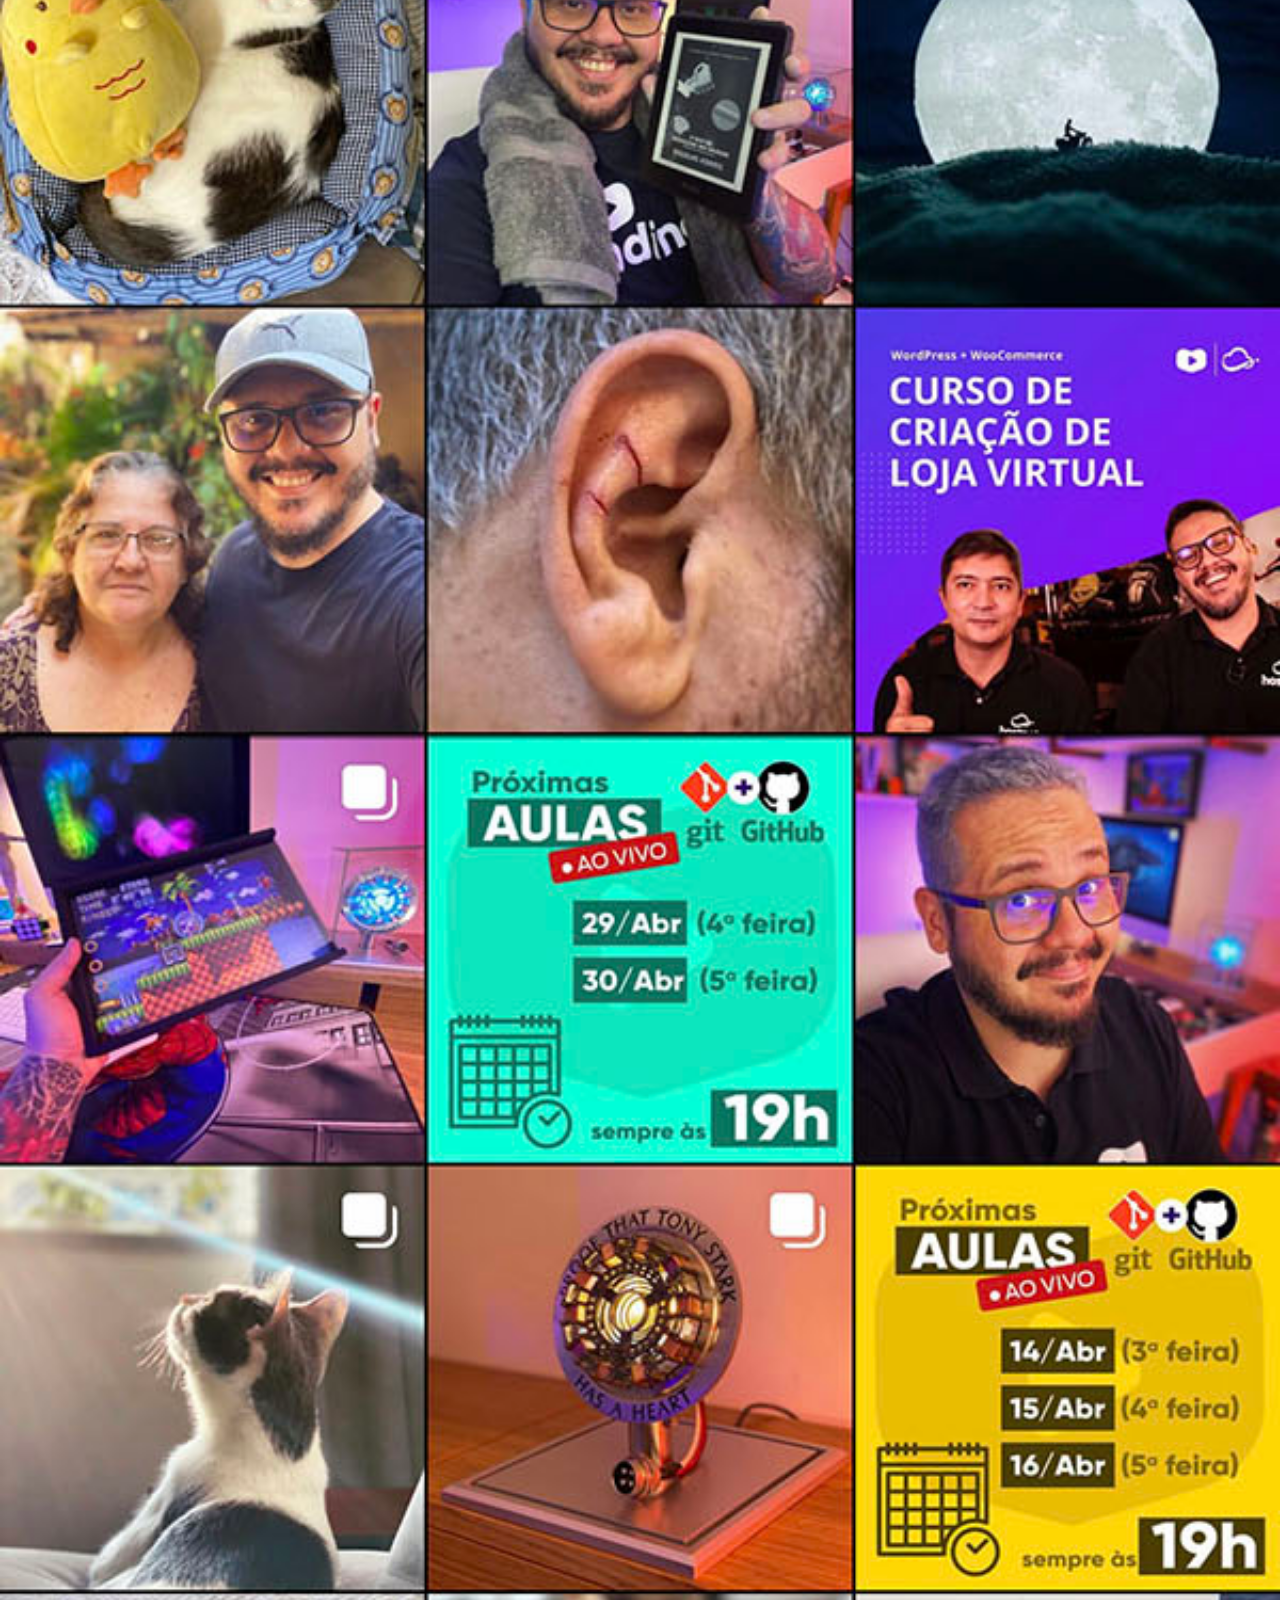
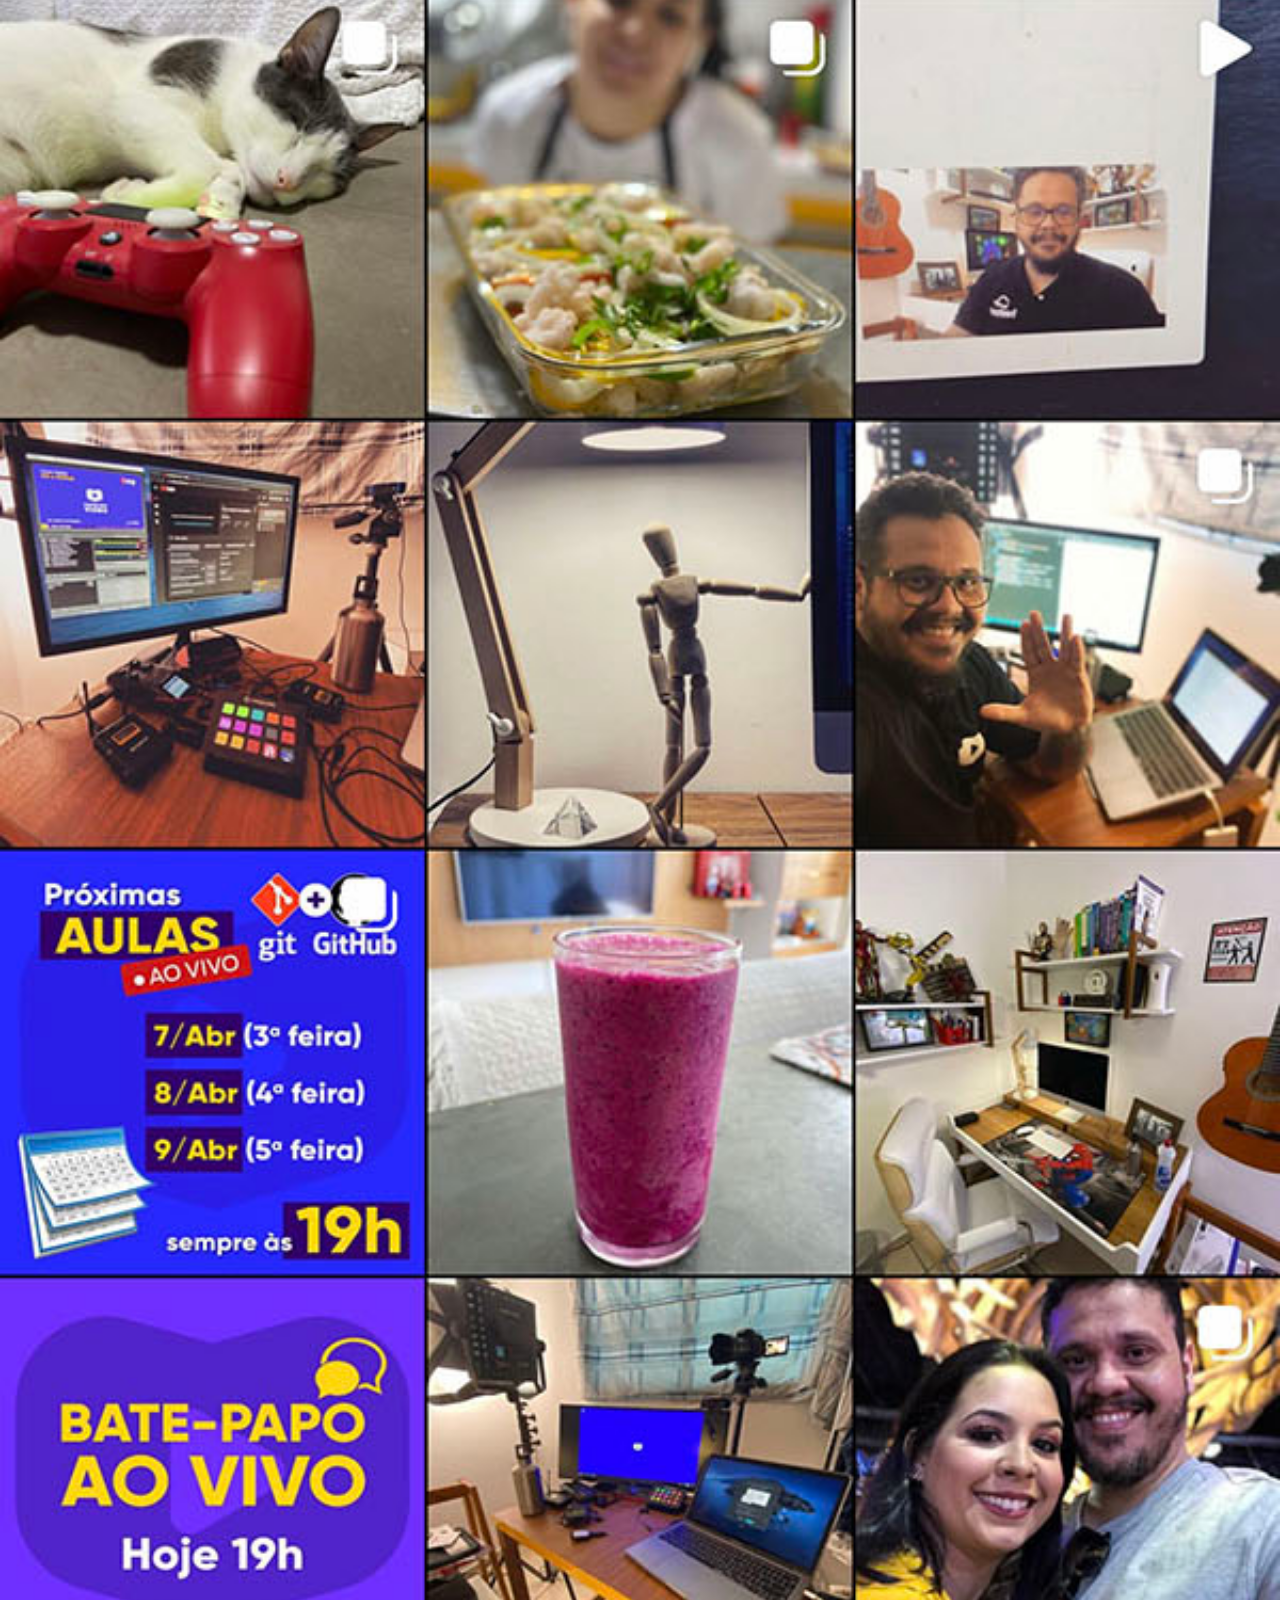
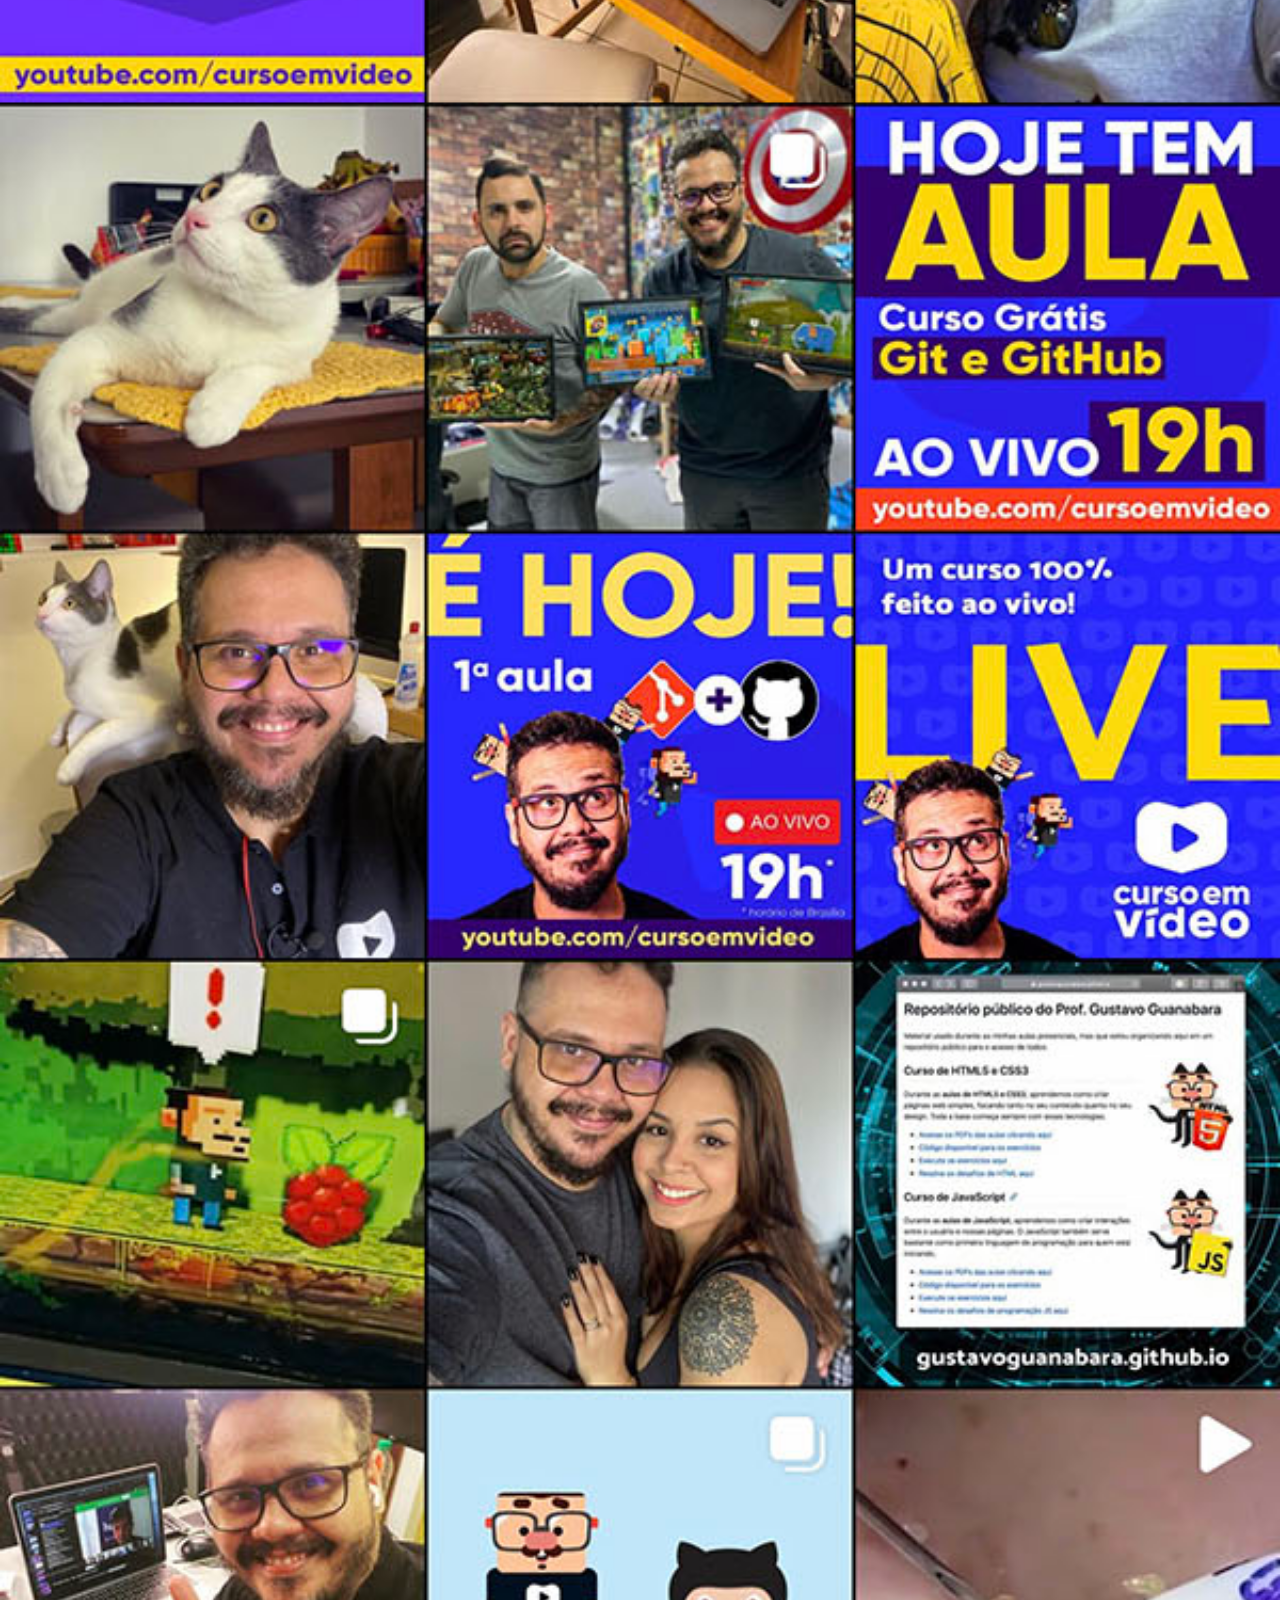
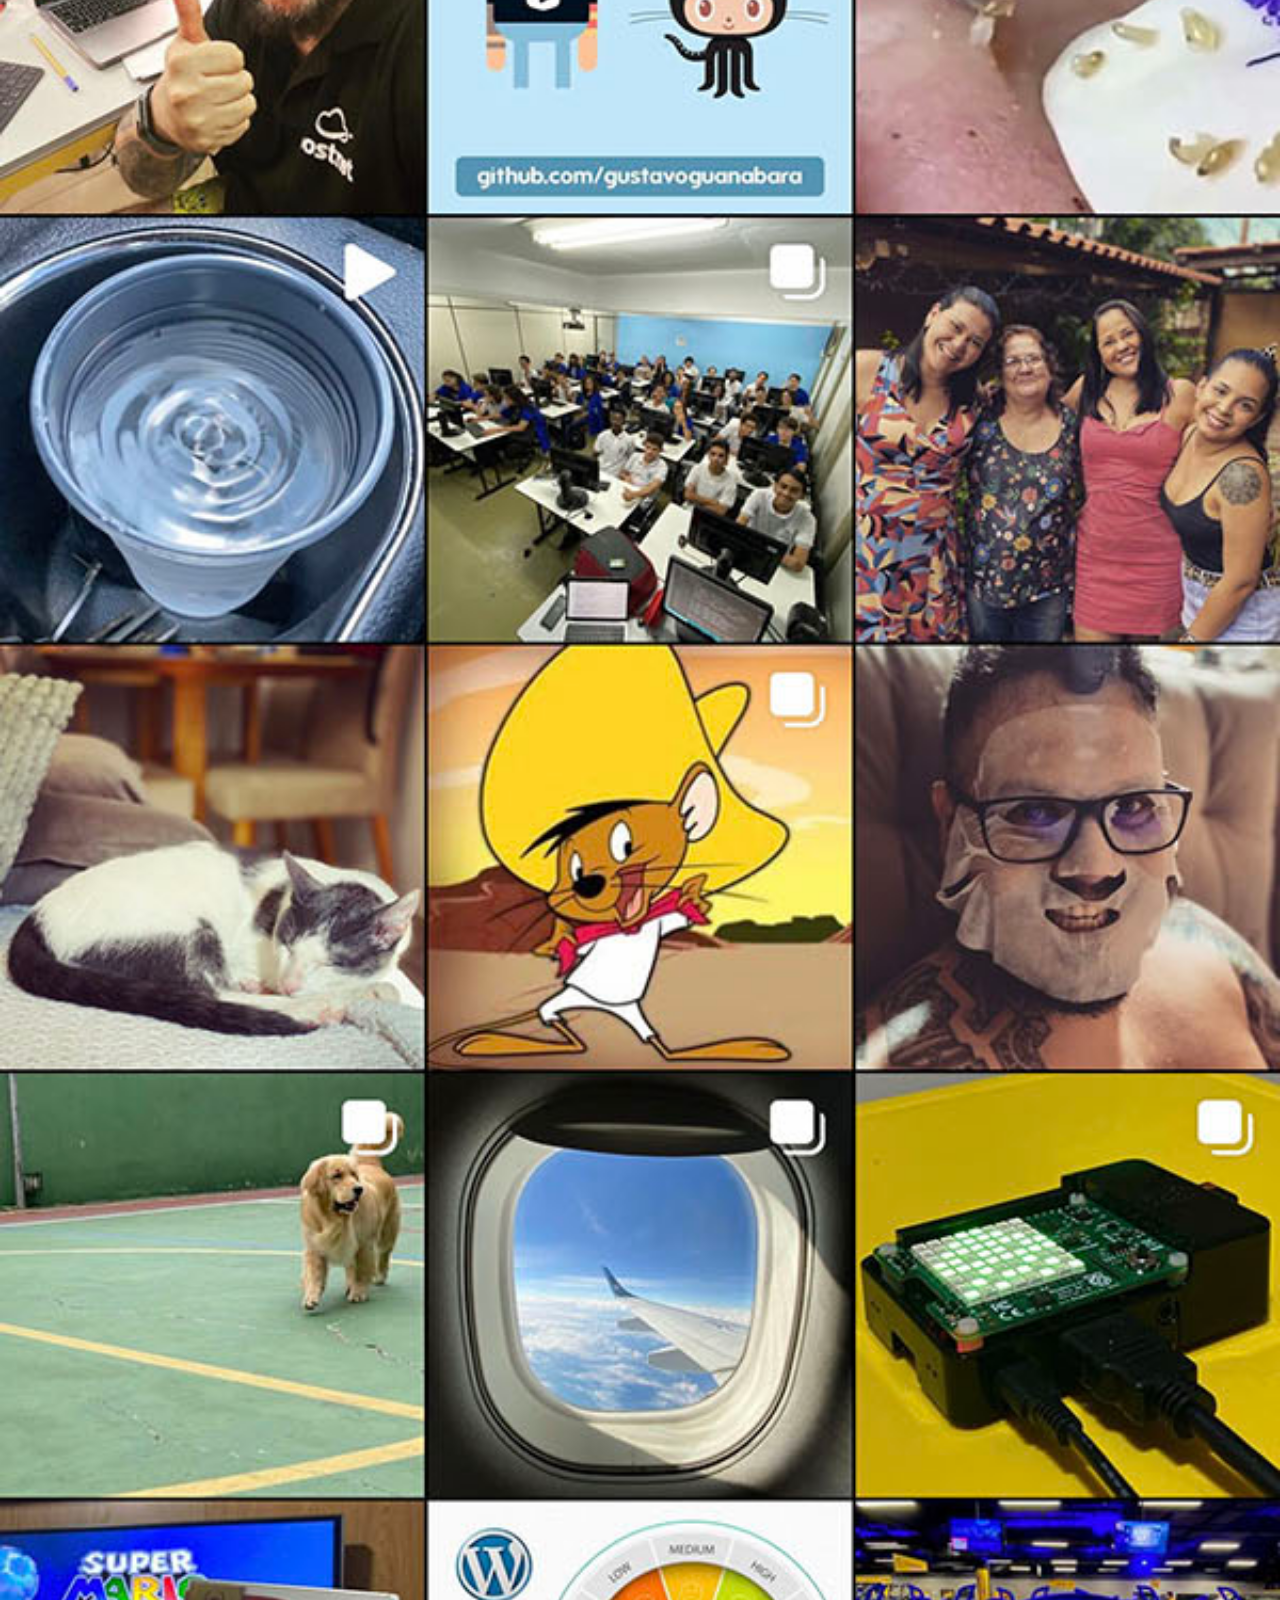
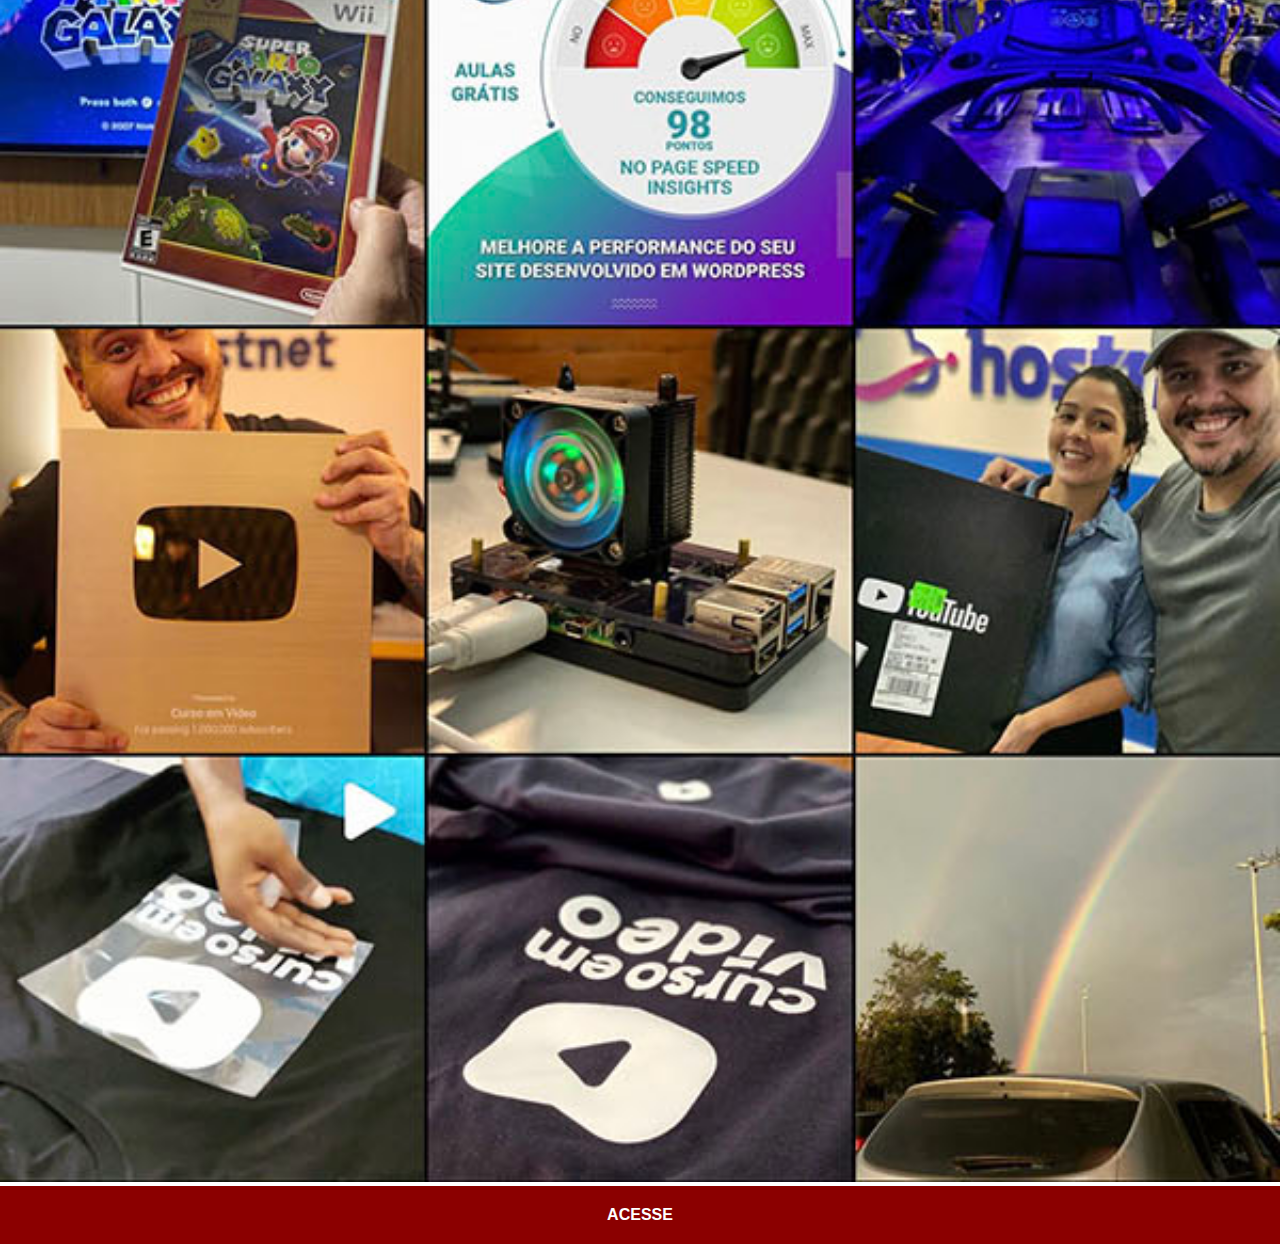
<file: instagram.html>
<!DOCTYPE html>
<html lang="pt-br">
<head>
    <meta charset="UTF-8">
    <meta http-equiv="X-UA-Compatible" content="IE=edge">
    <meta name="viewport" content="width=device-width, initial-scale=1.0">
    <title>Instagram</title>
    <link rel="stylesheet" href="estilos/social.css">
</head>
<body>
    <img src="imagens/tela-instagram.jpg" alt="Instagram">
    <a href="https://www.instagram.com/gustavoguanabara/" target="_blank">ACESSE</a>
</body>
</html>
</file>
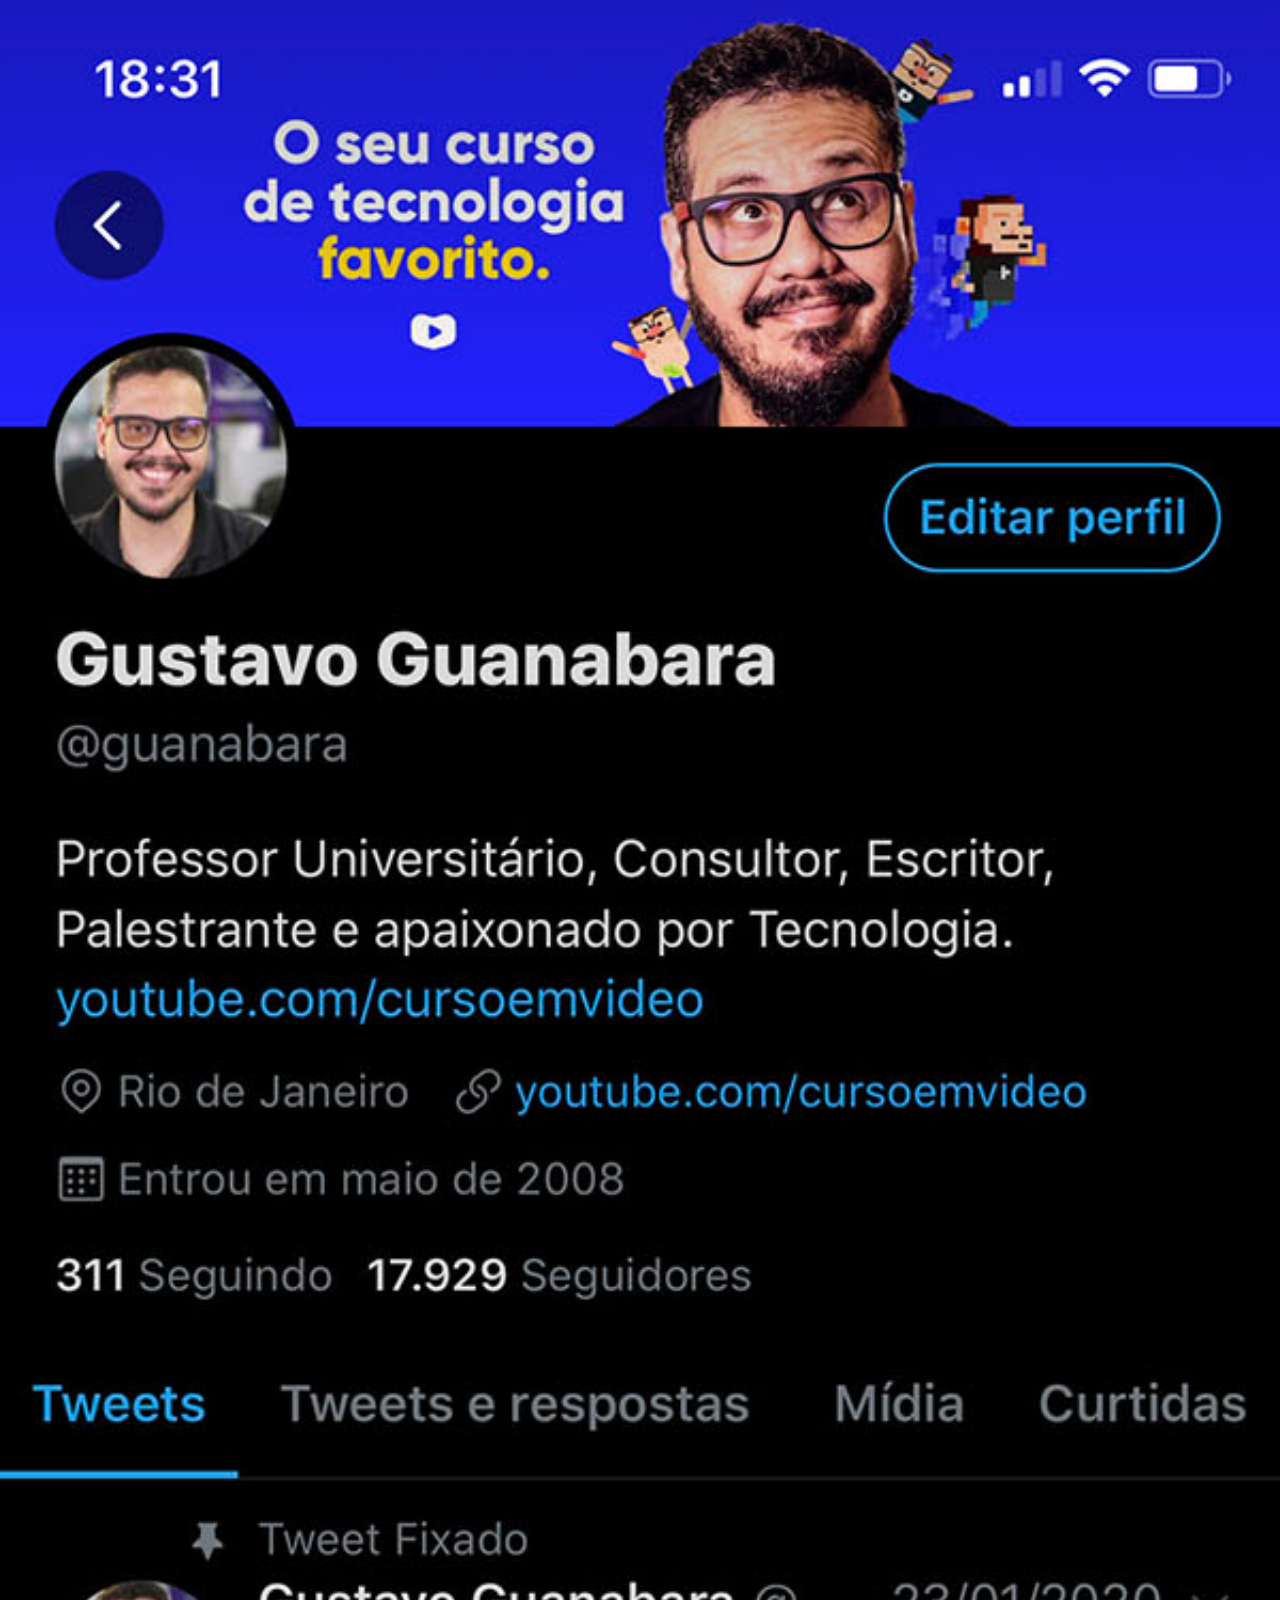
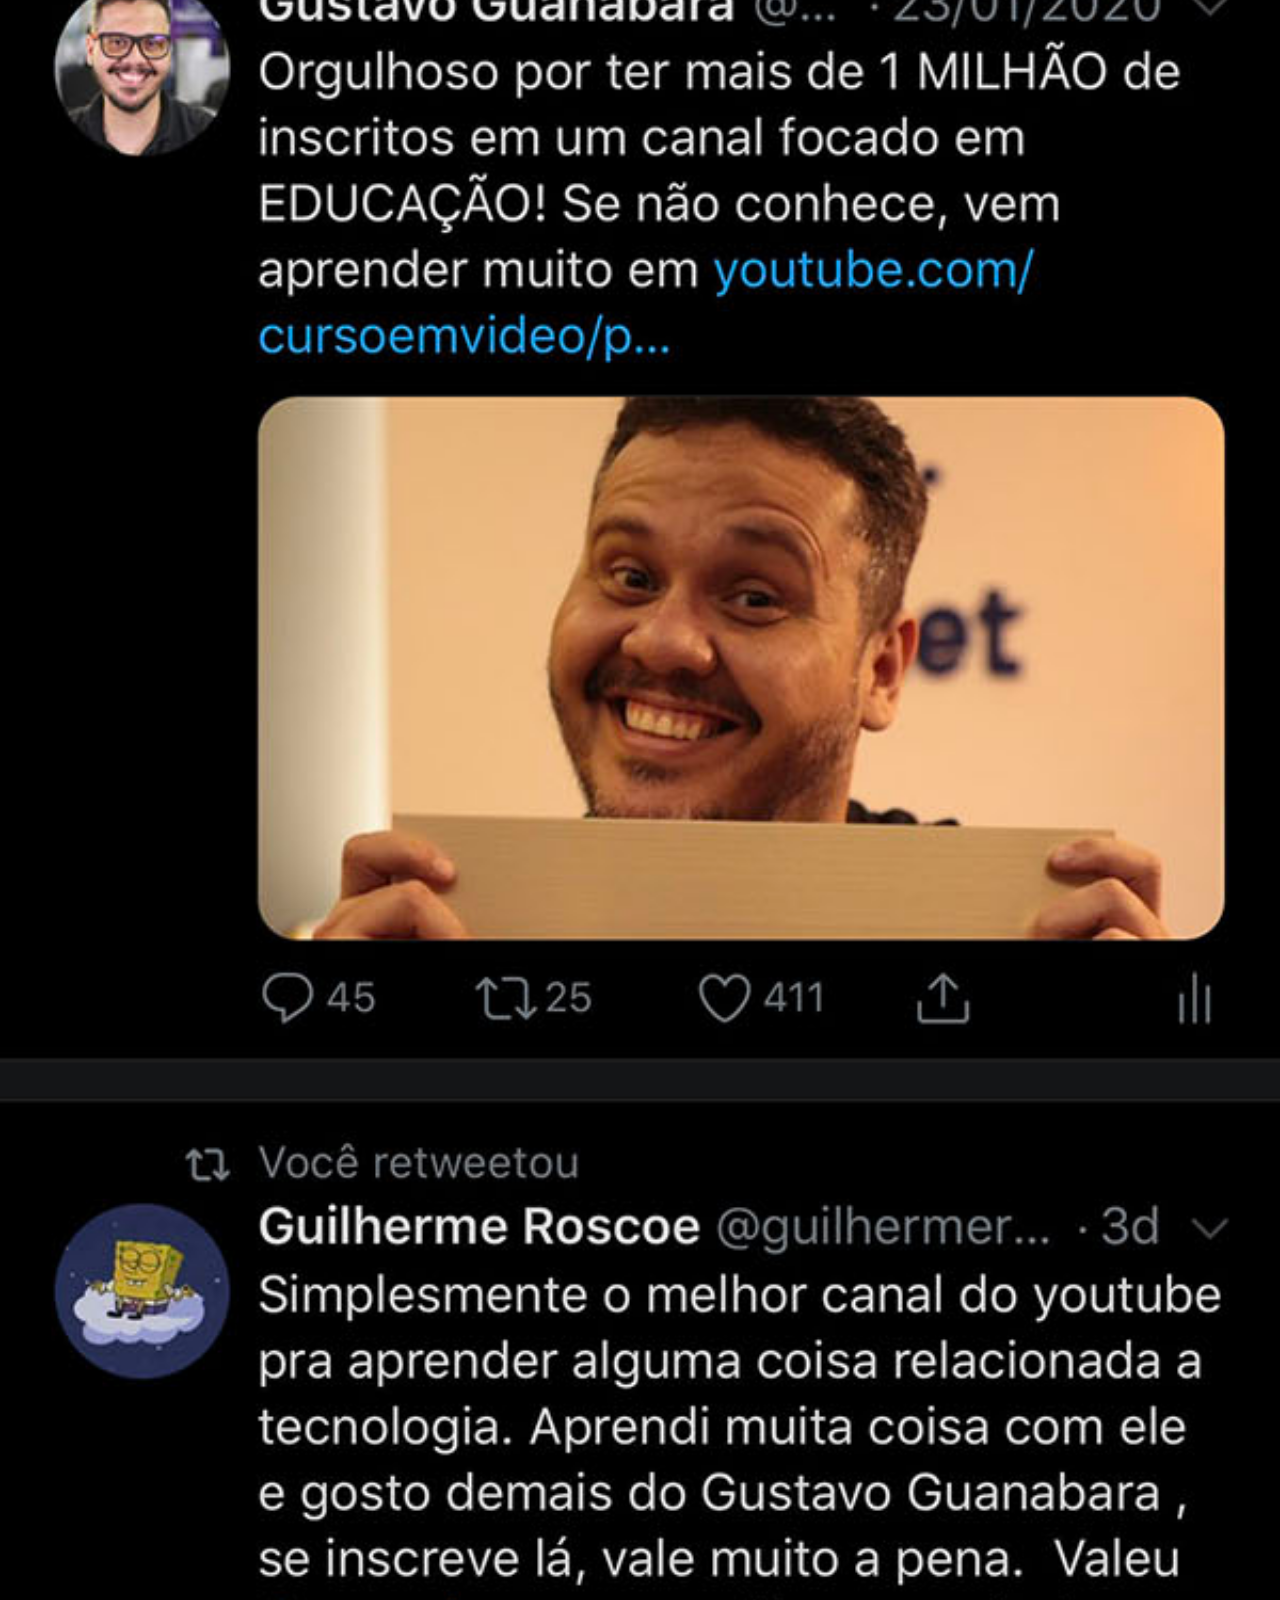
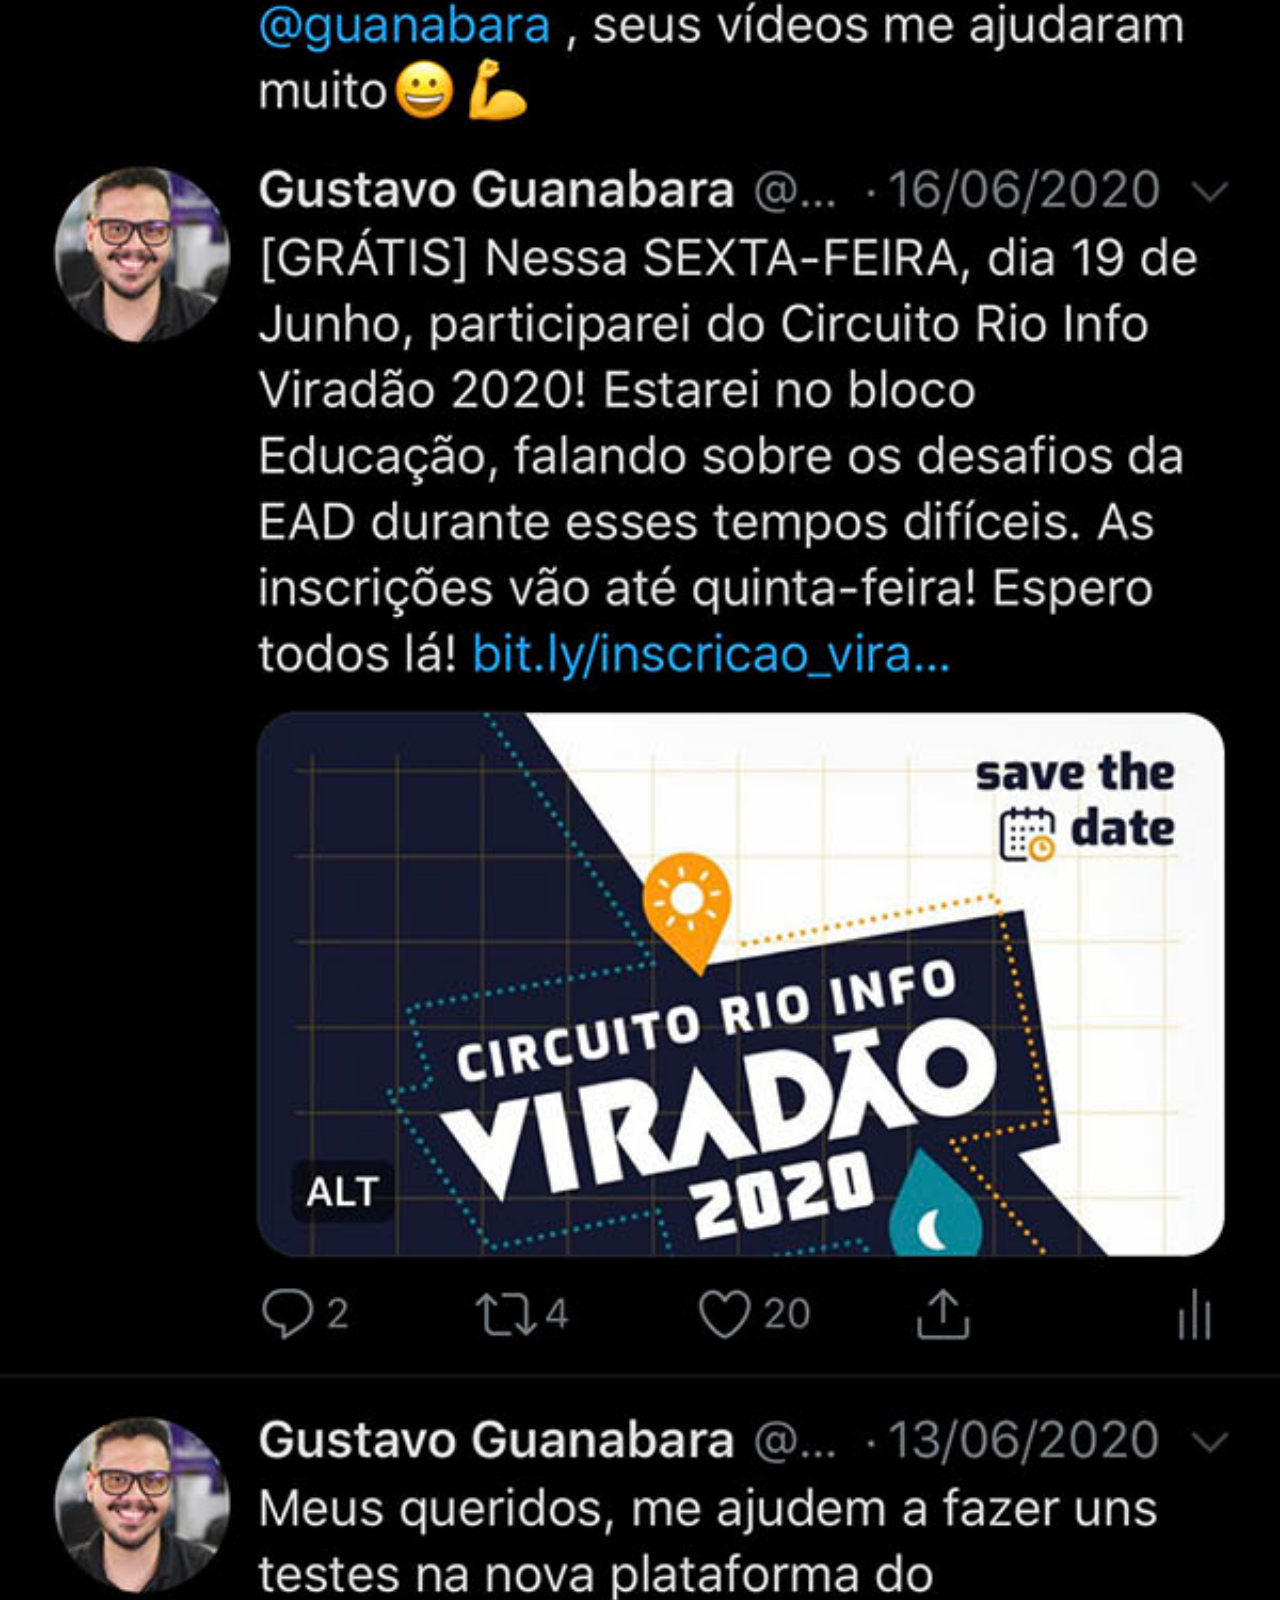
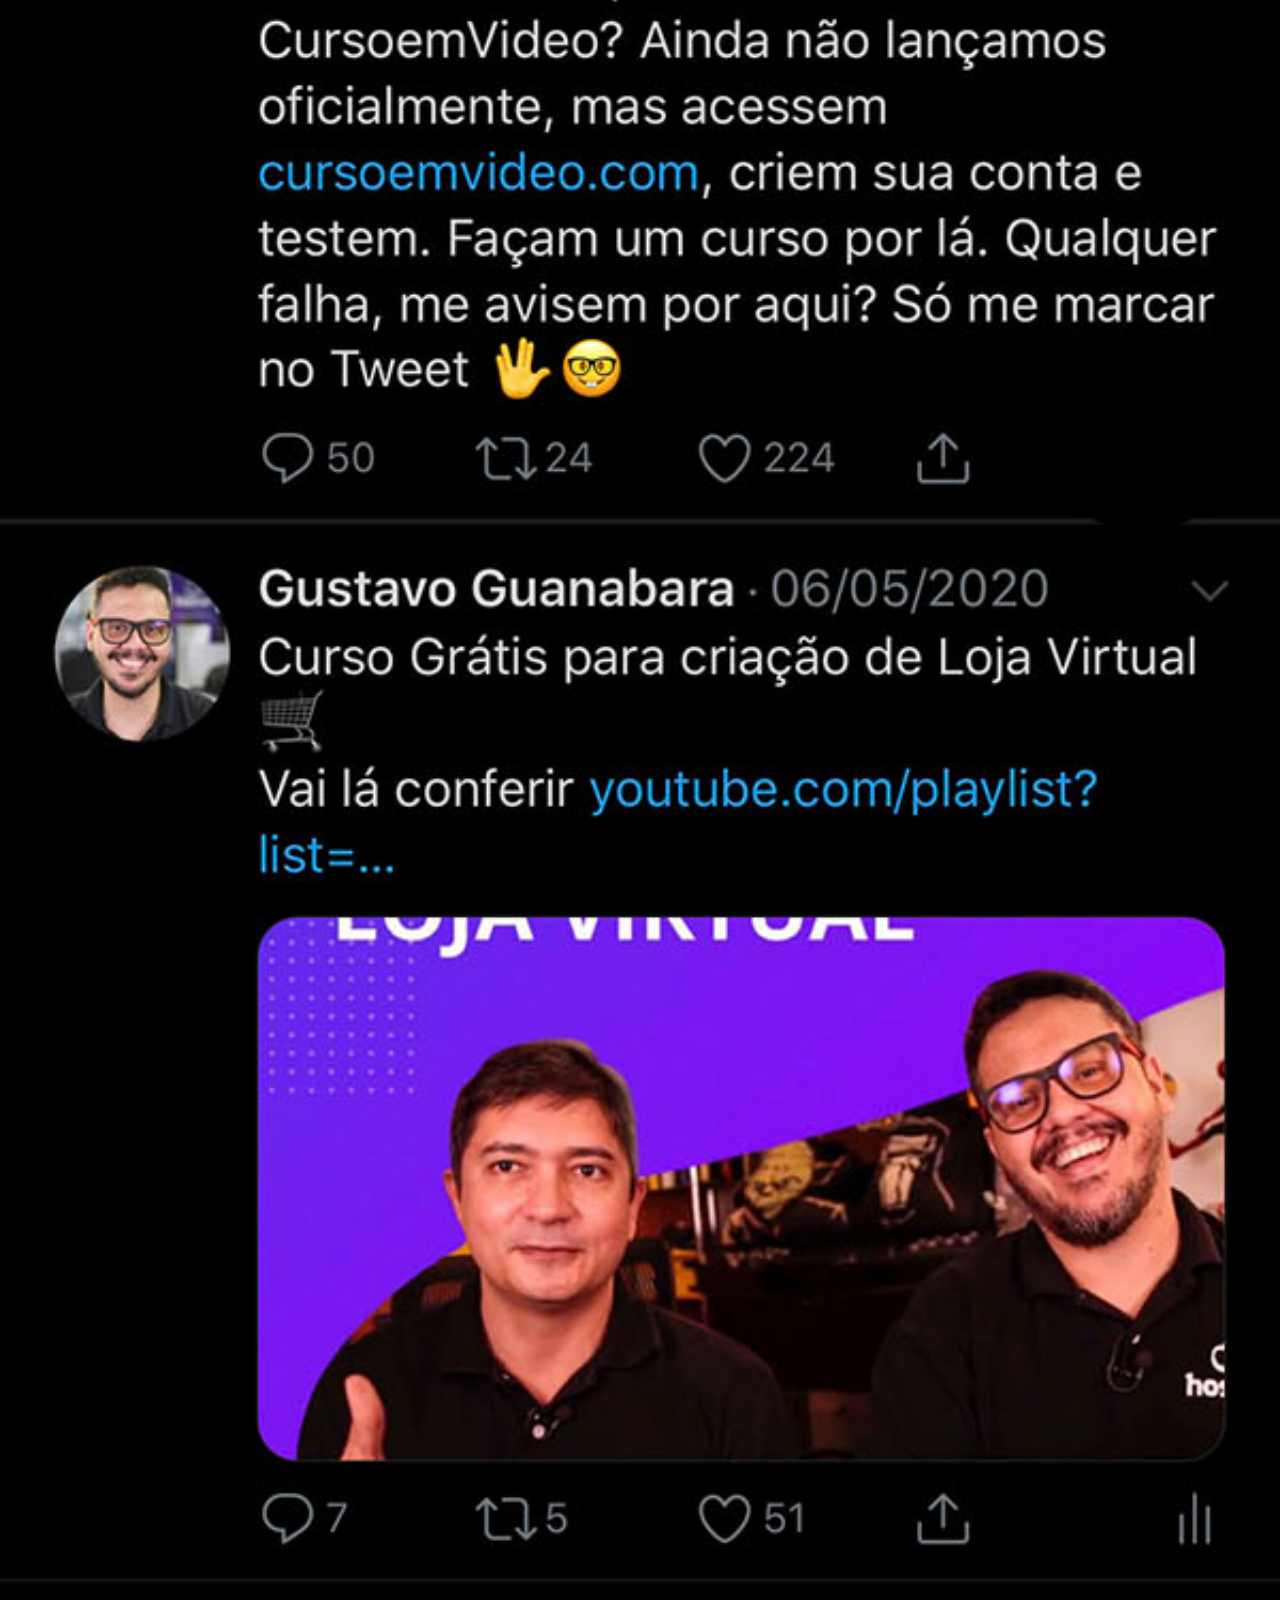
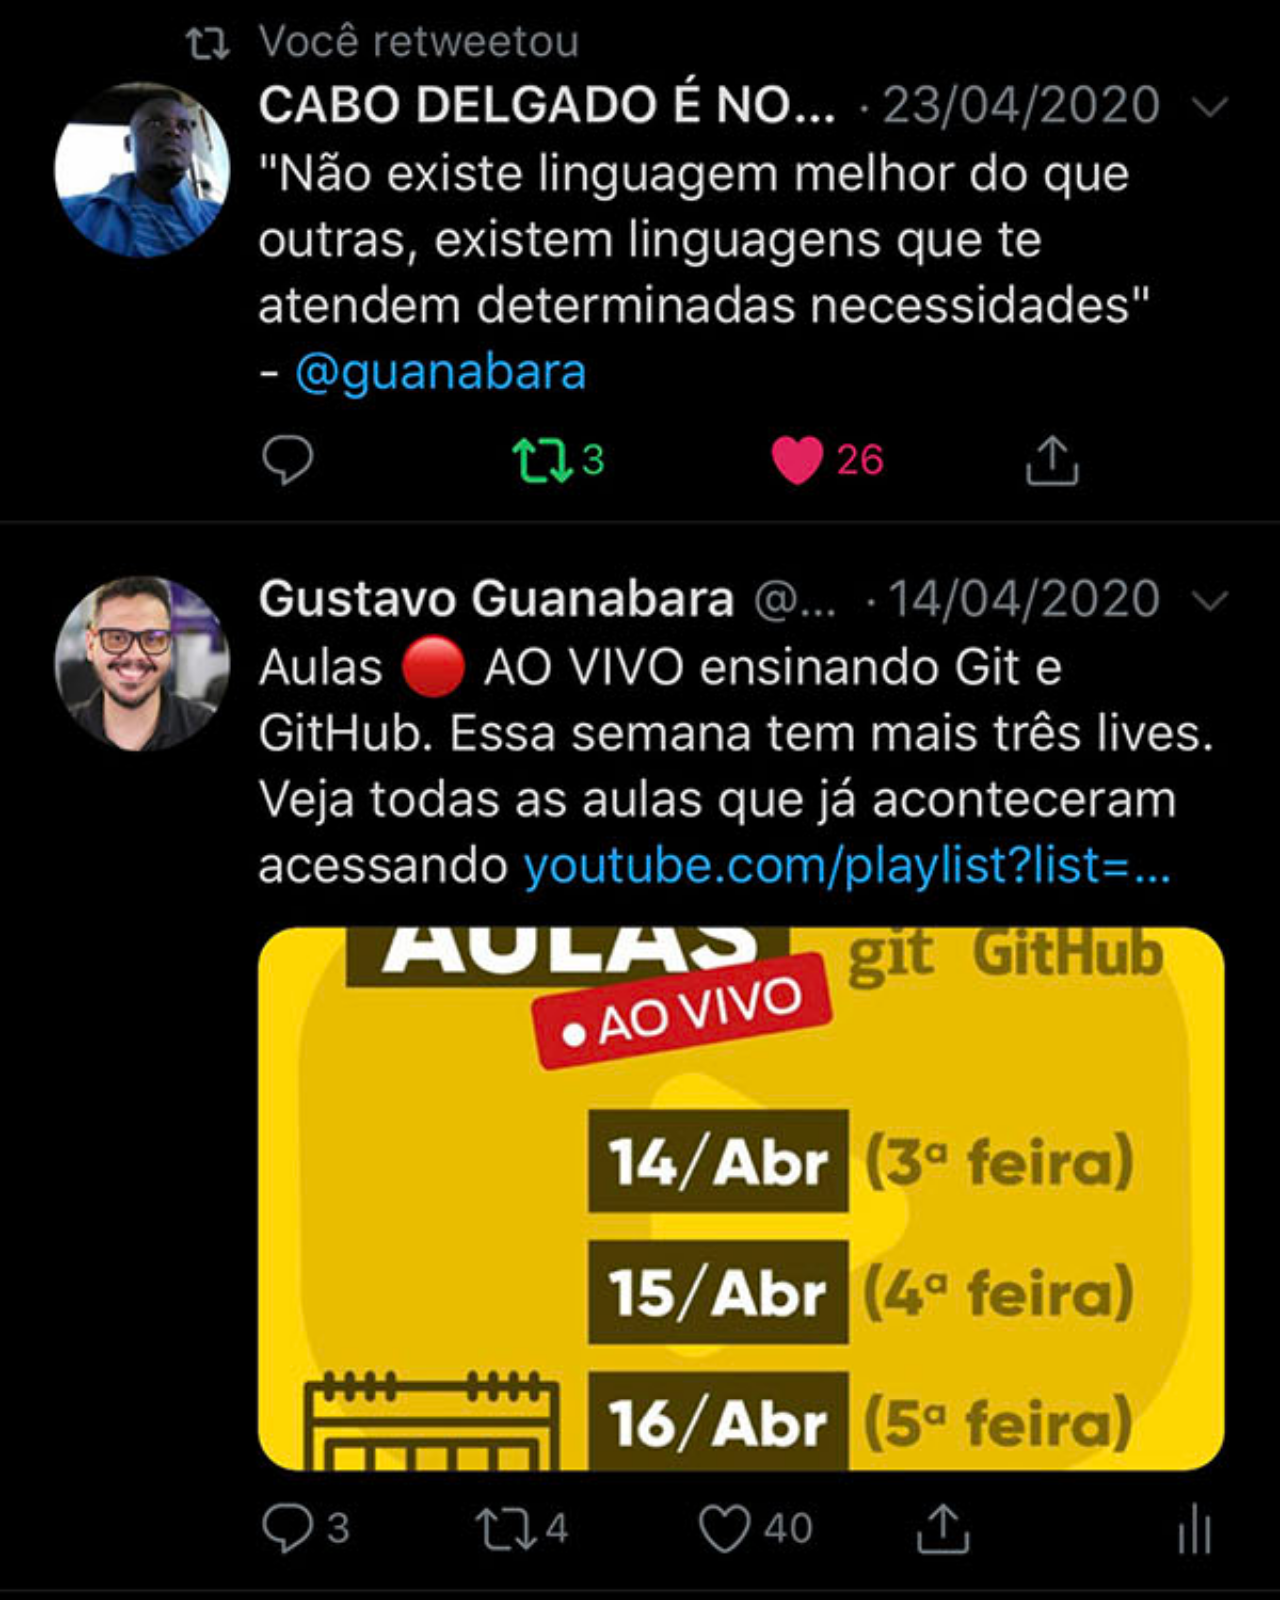
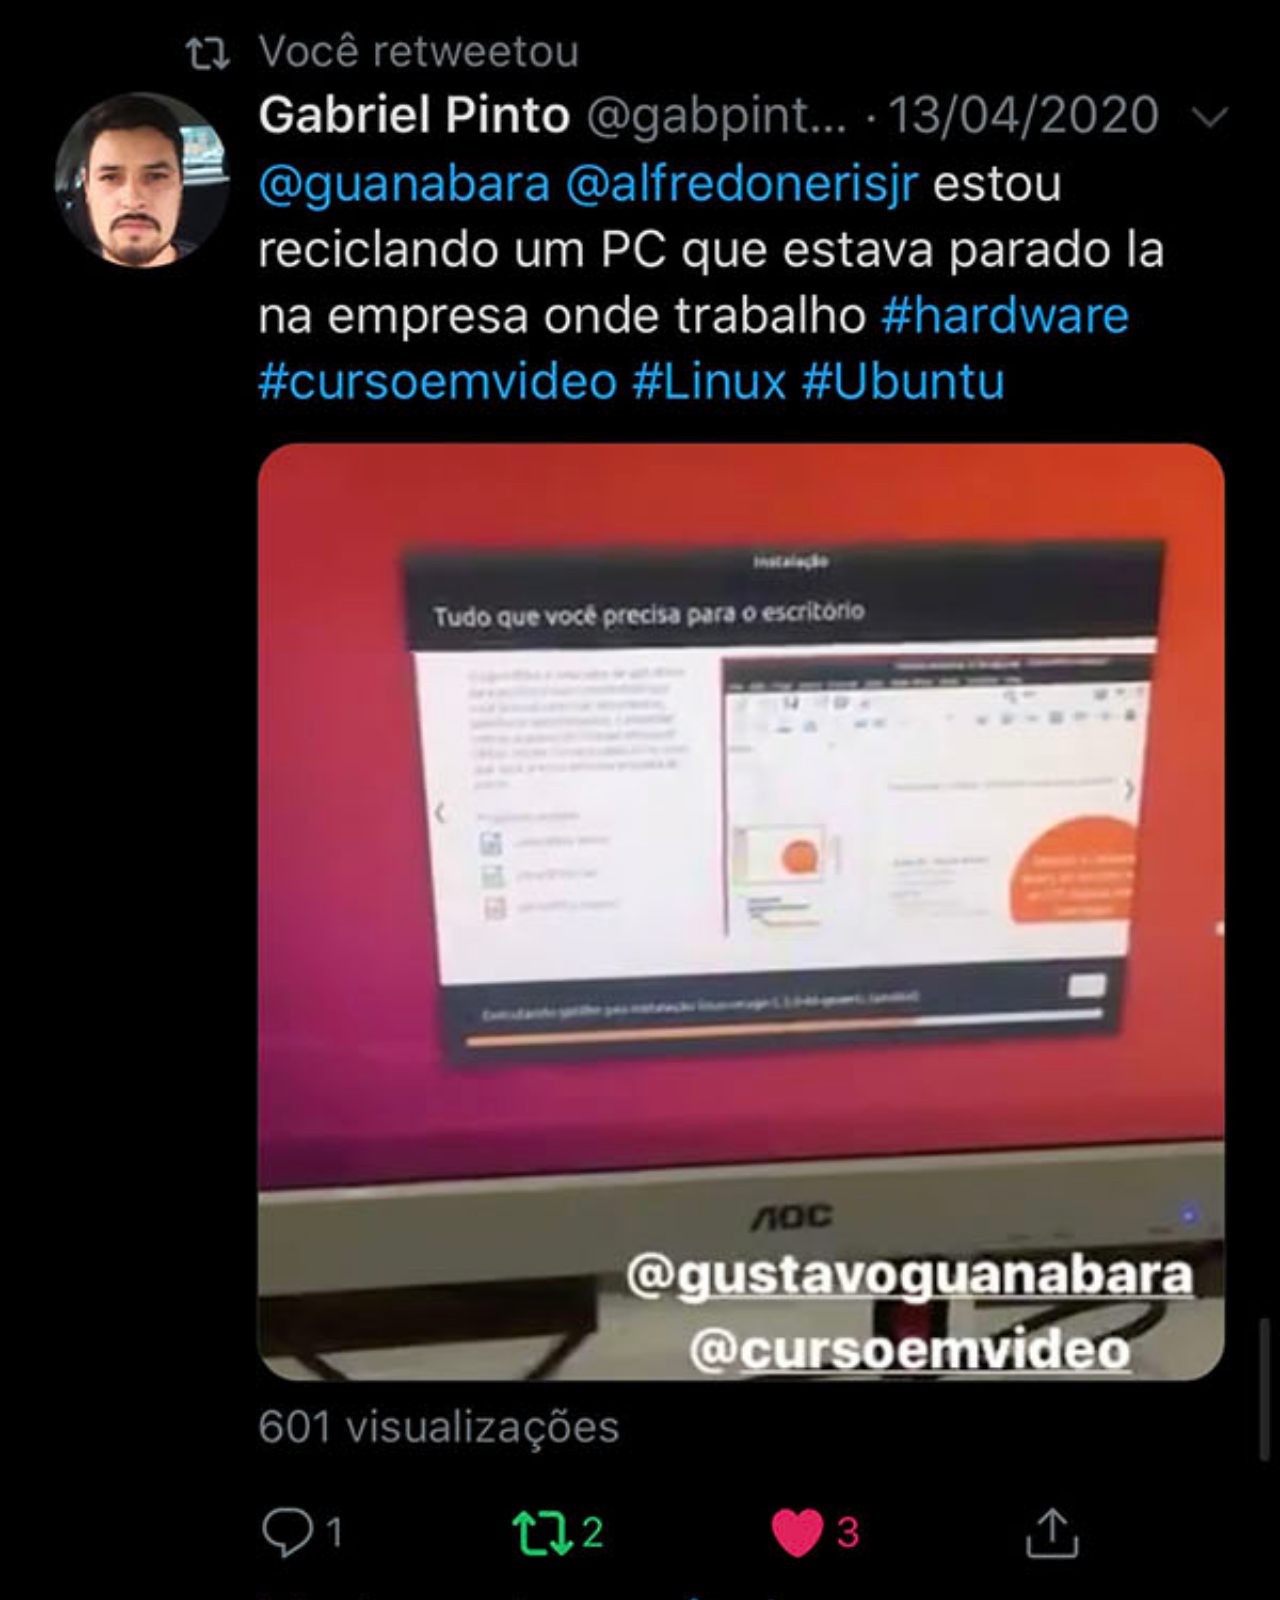
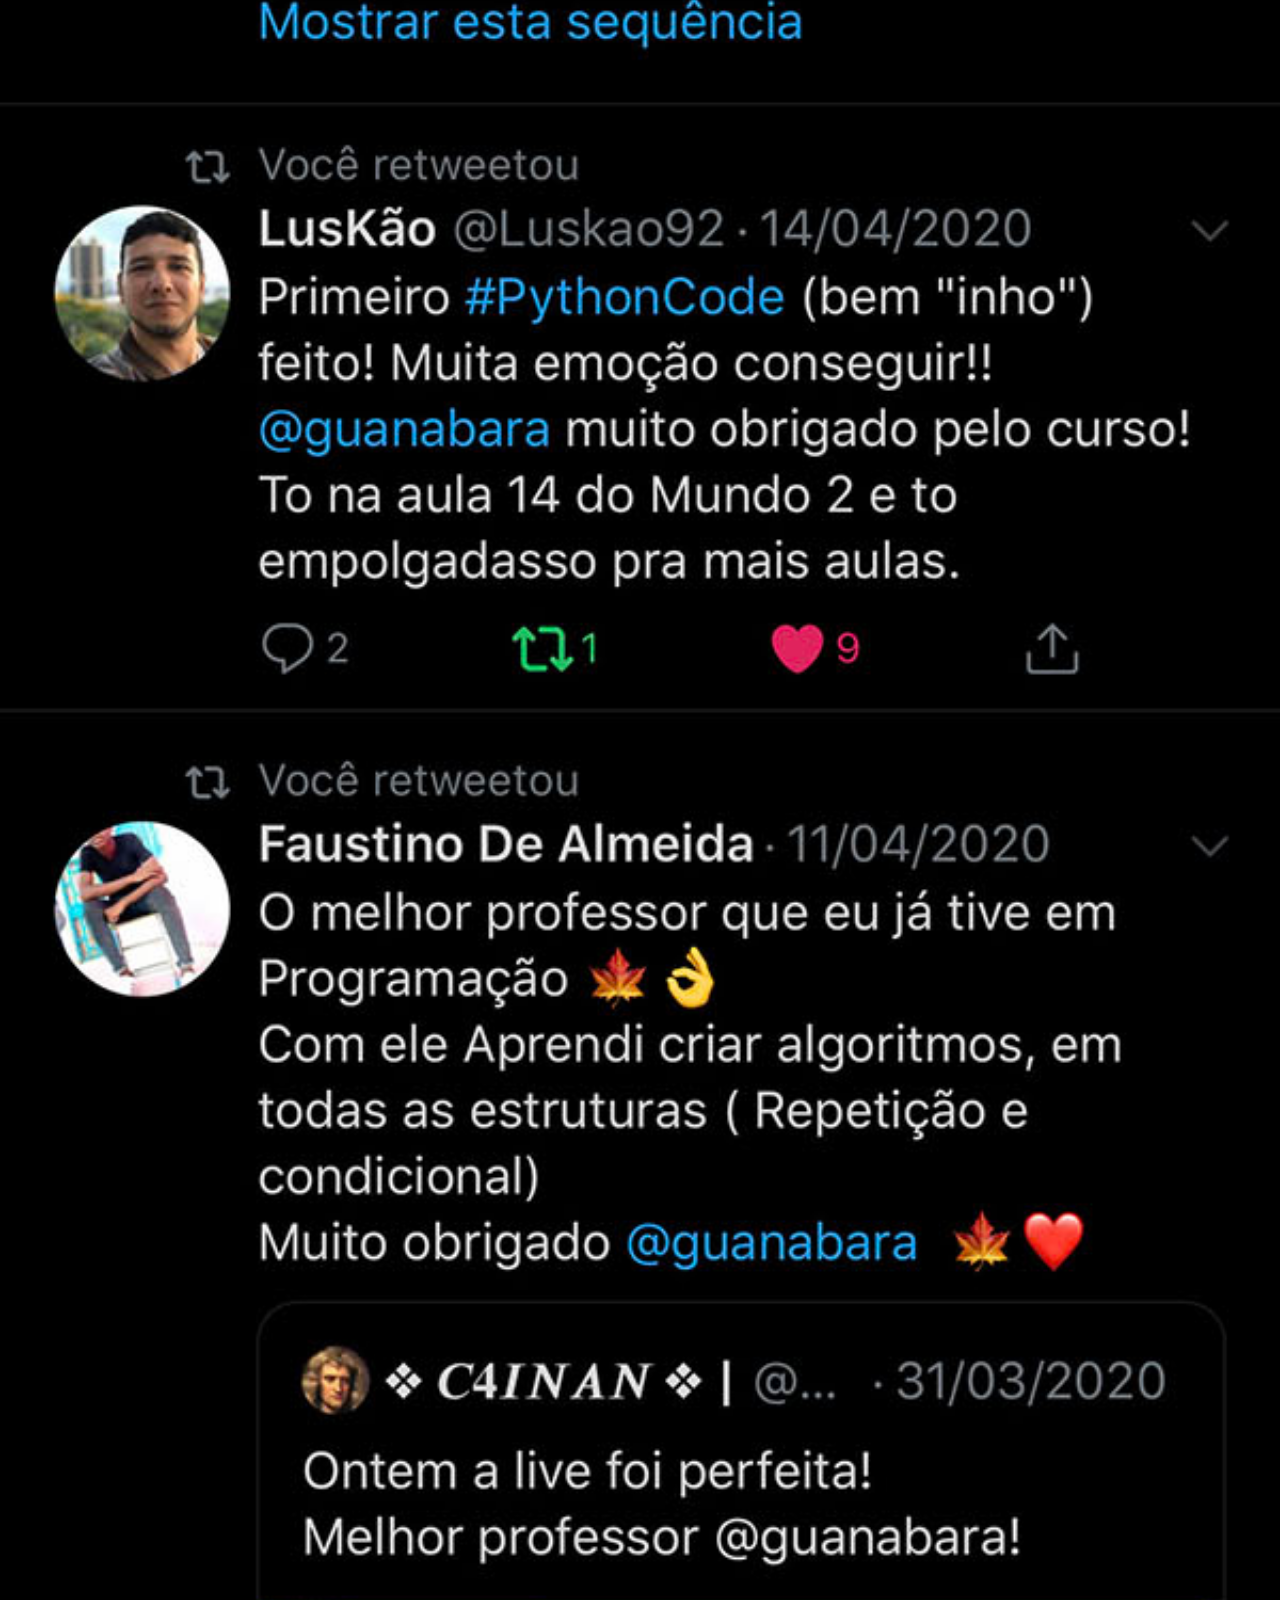
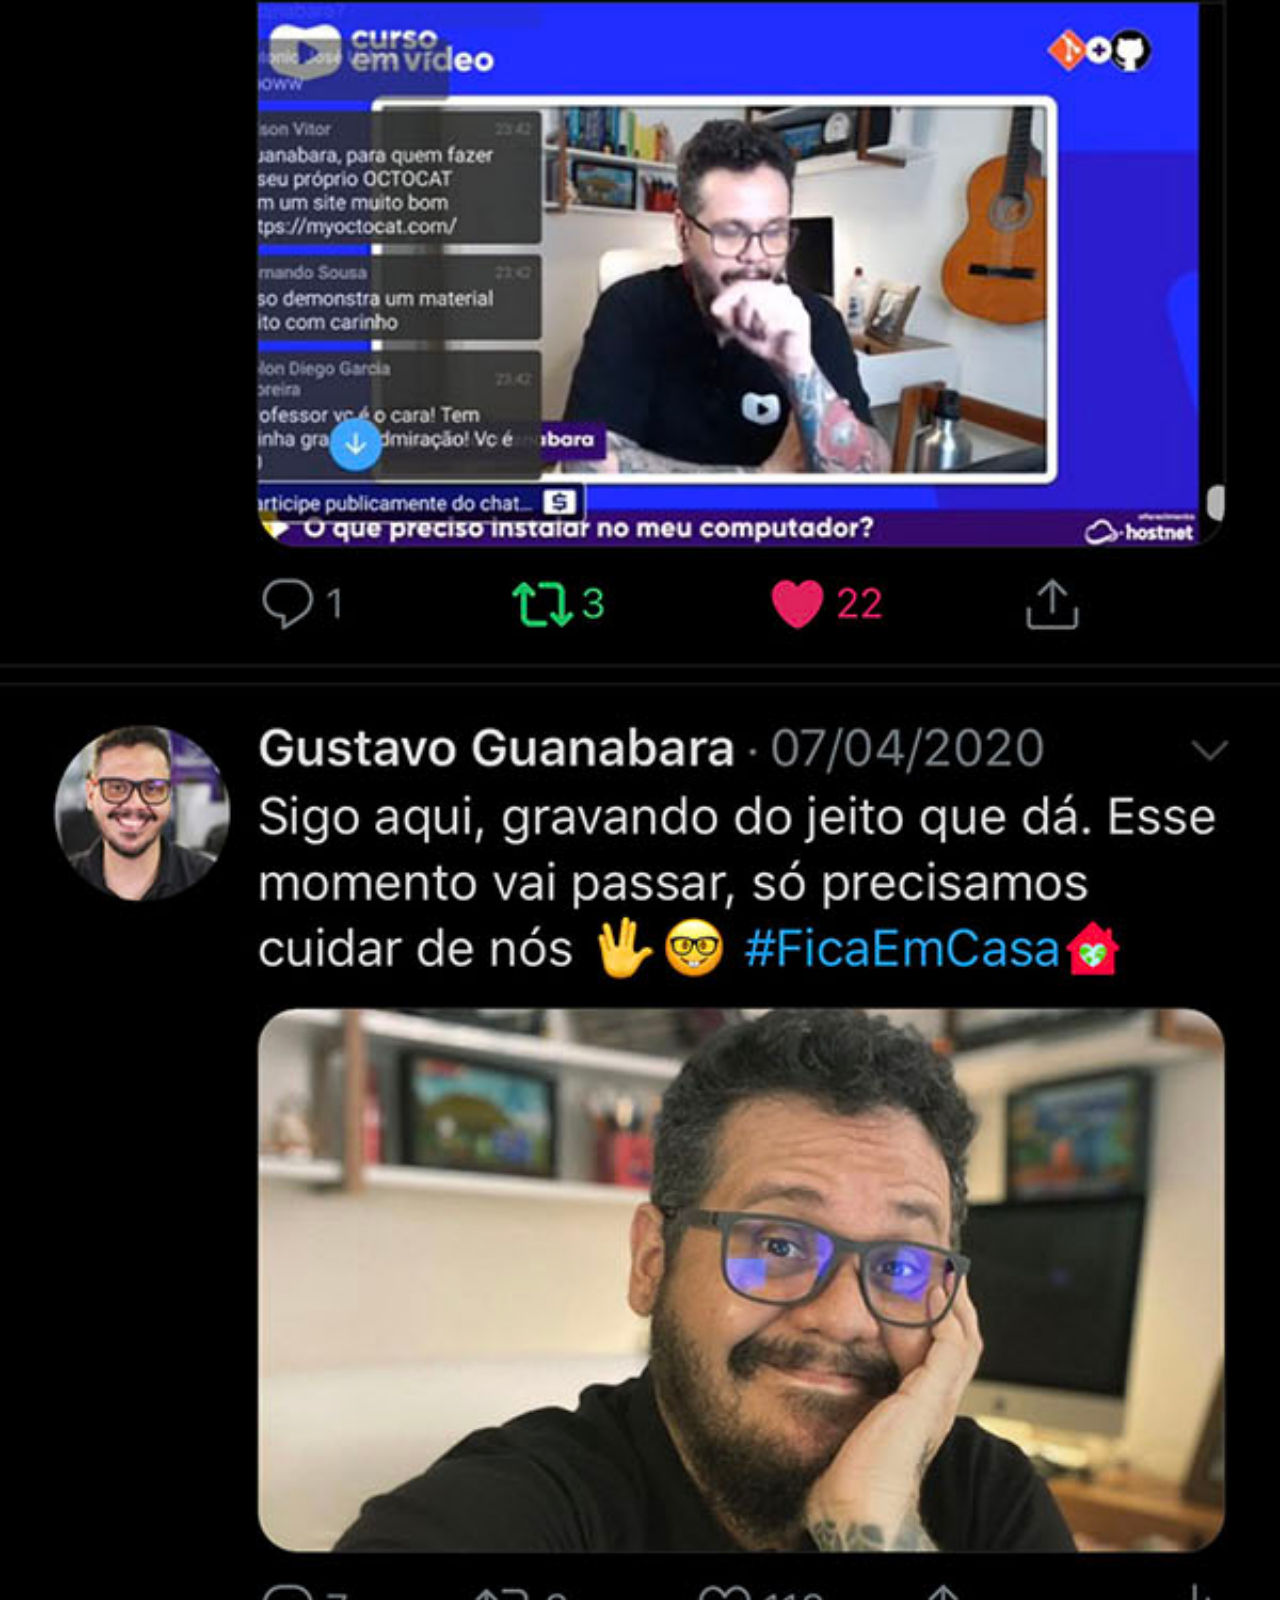
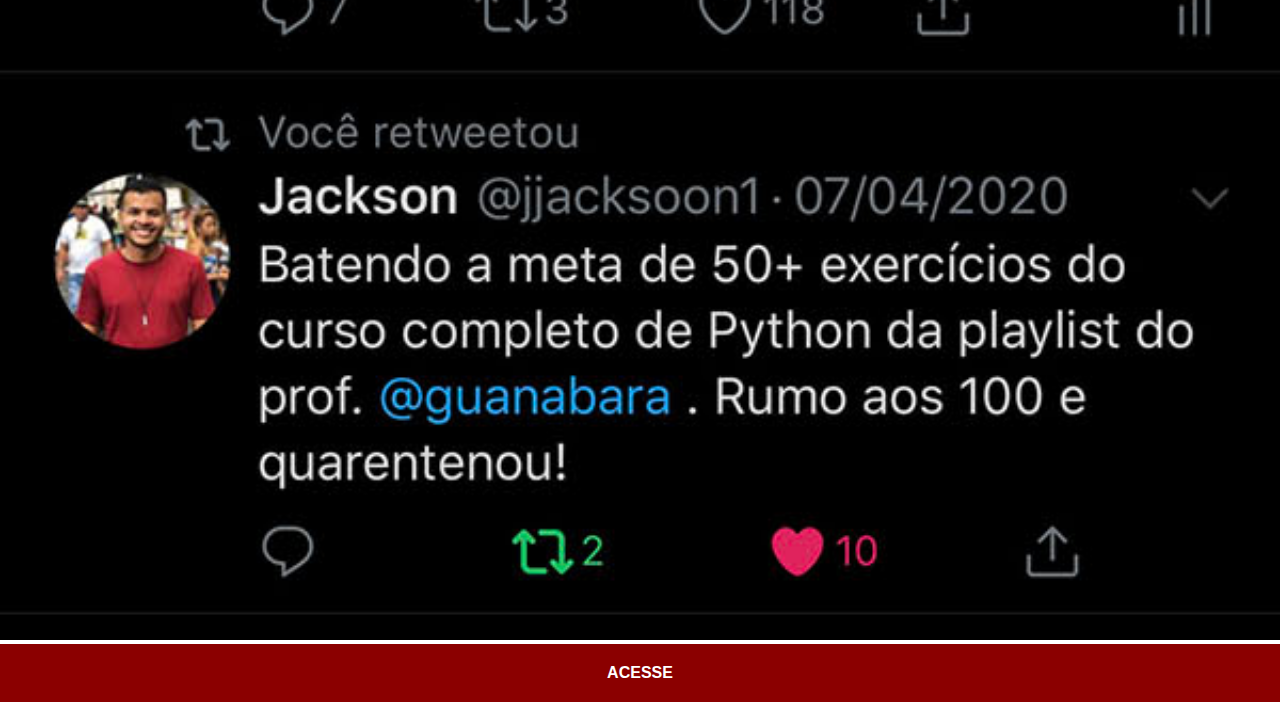
<file: twitter.html>
<!DOCTYPE html>
<html lang="pt-br">
<head>
    <meta charset="UTF-8">
    <meta http-equiv="X-UA-Compatible" content="IE=edge">
    <meta name="viewport" content="width=device-width, initial-scale=1.0">
    <title>Twitter</title>
    <link rel="stylesheet" href="estilos/social.css">
</head>
<body>
    <img src="imagens/tela-twitter.jpg" alt="Twitter">
    <a href="https://twitter.com/guanabara" target="_blank">ACESSE</a>
</body>
</html>
</file>
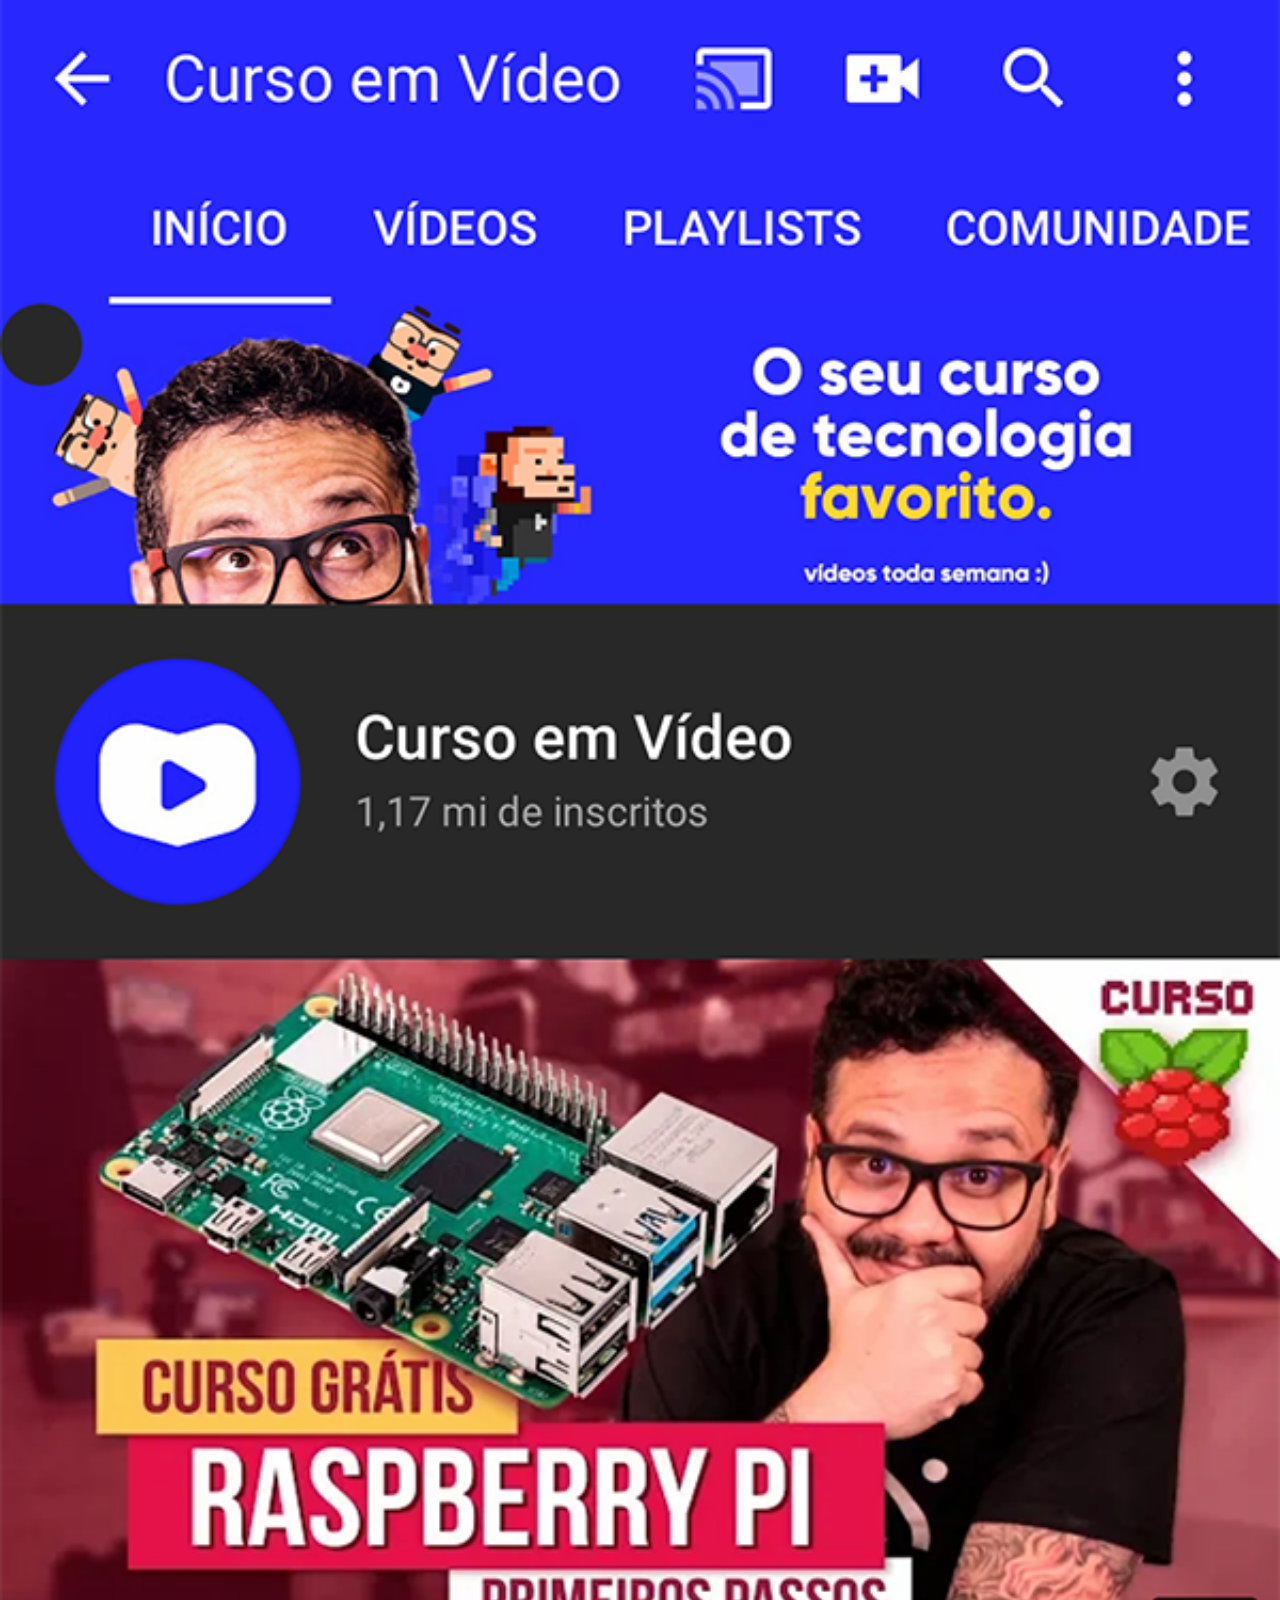
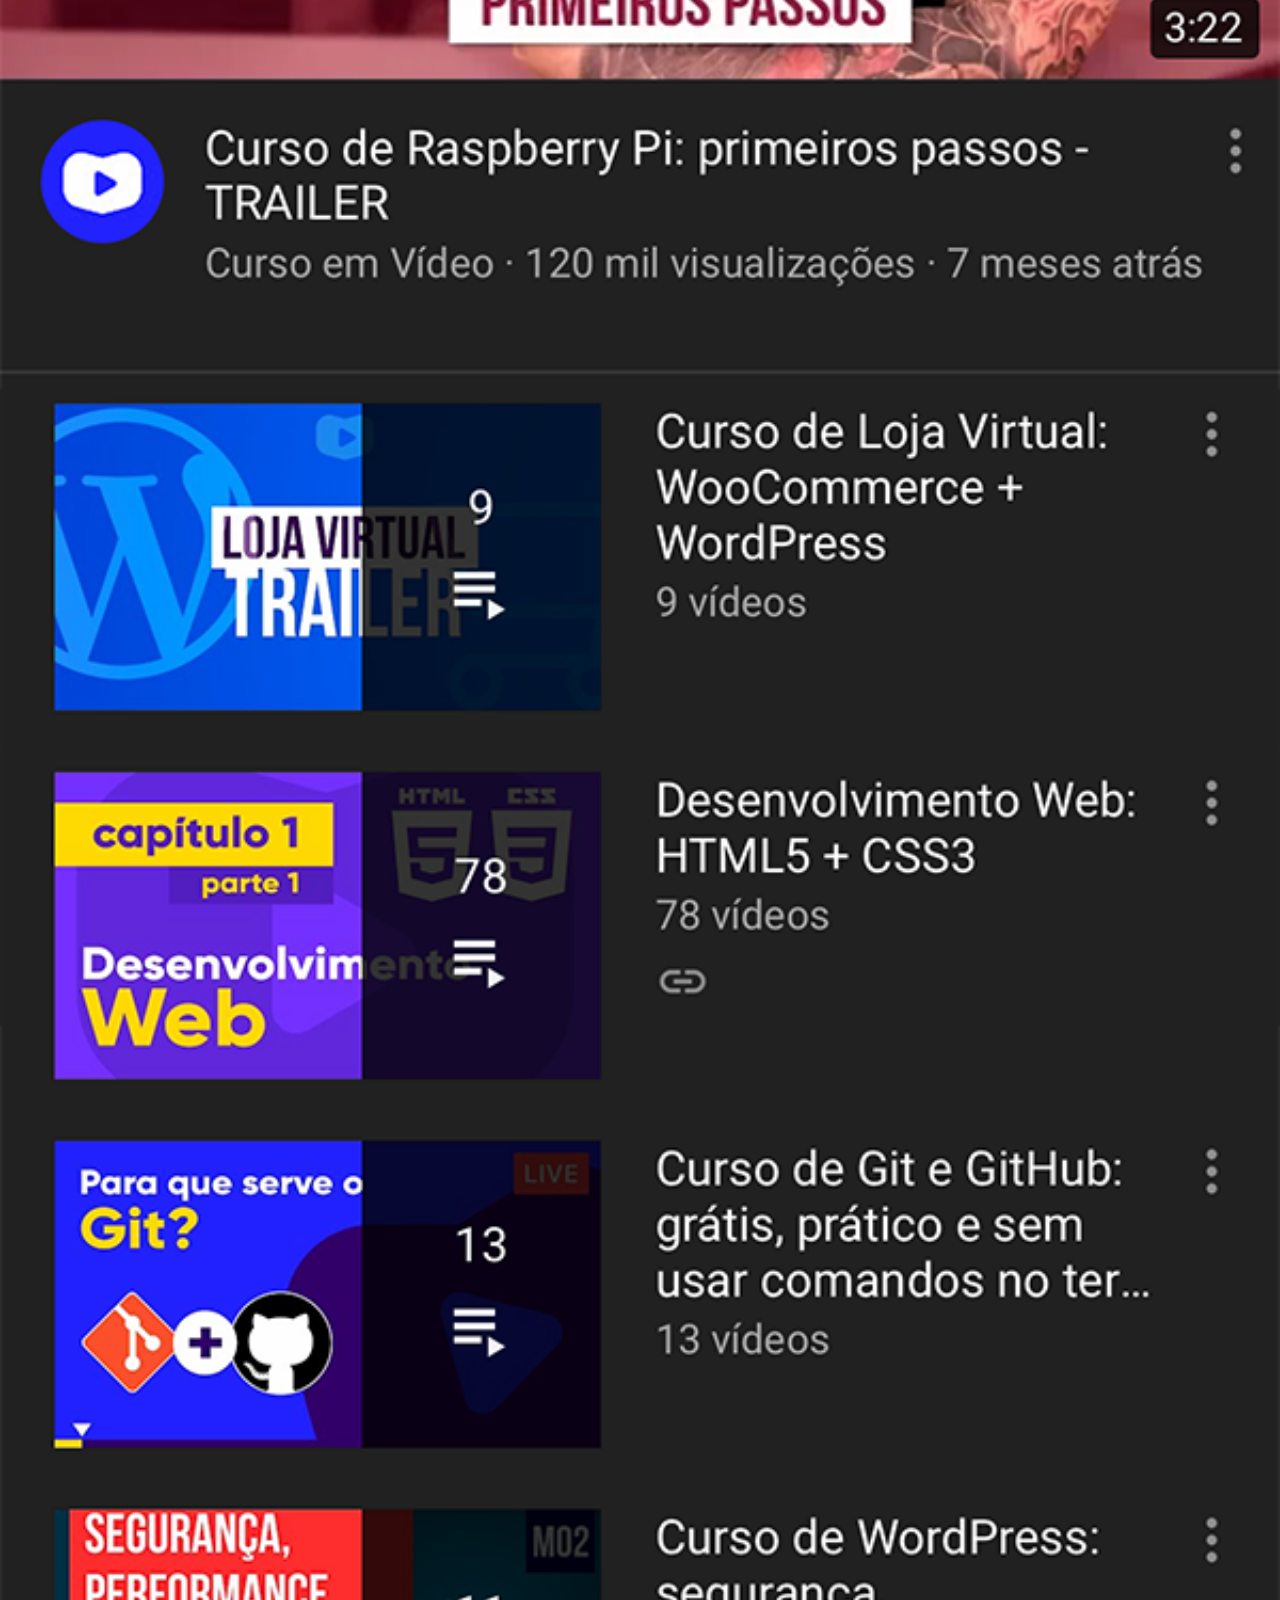
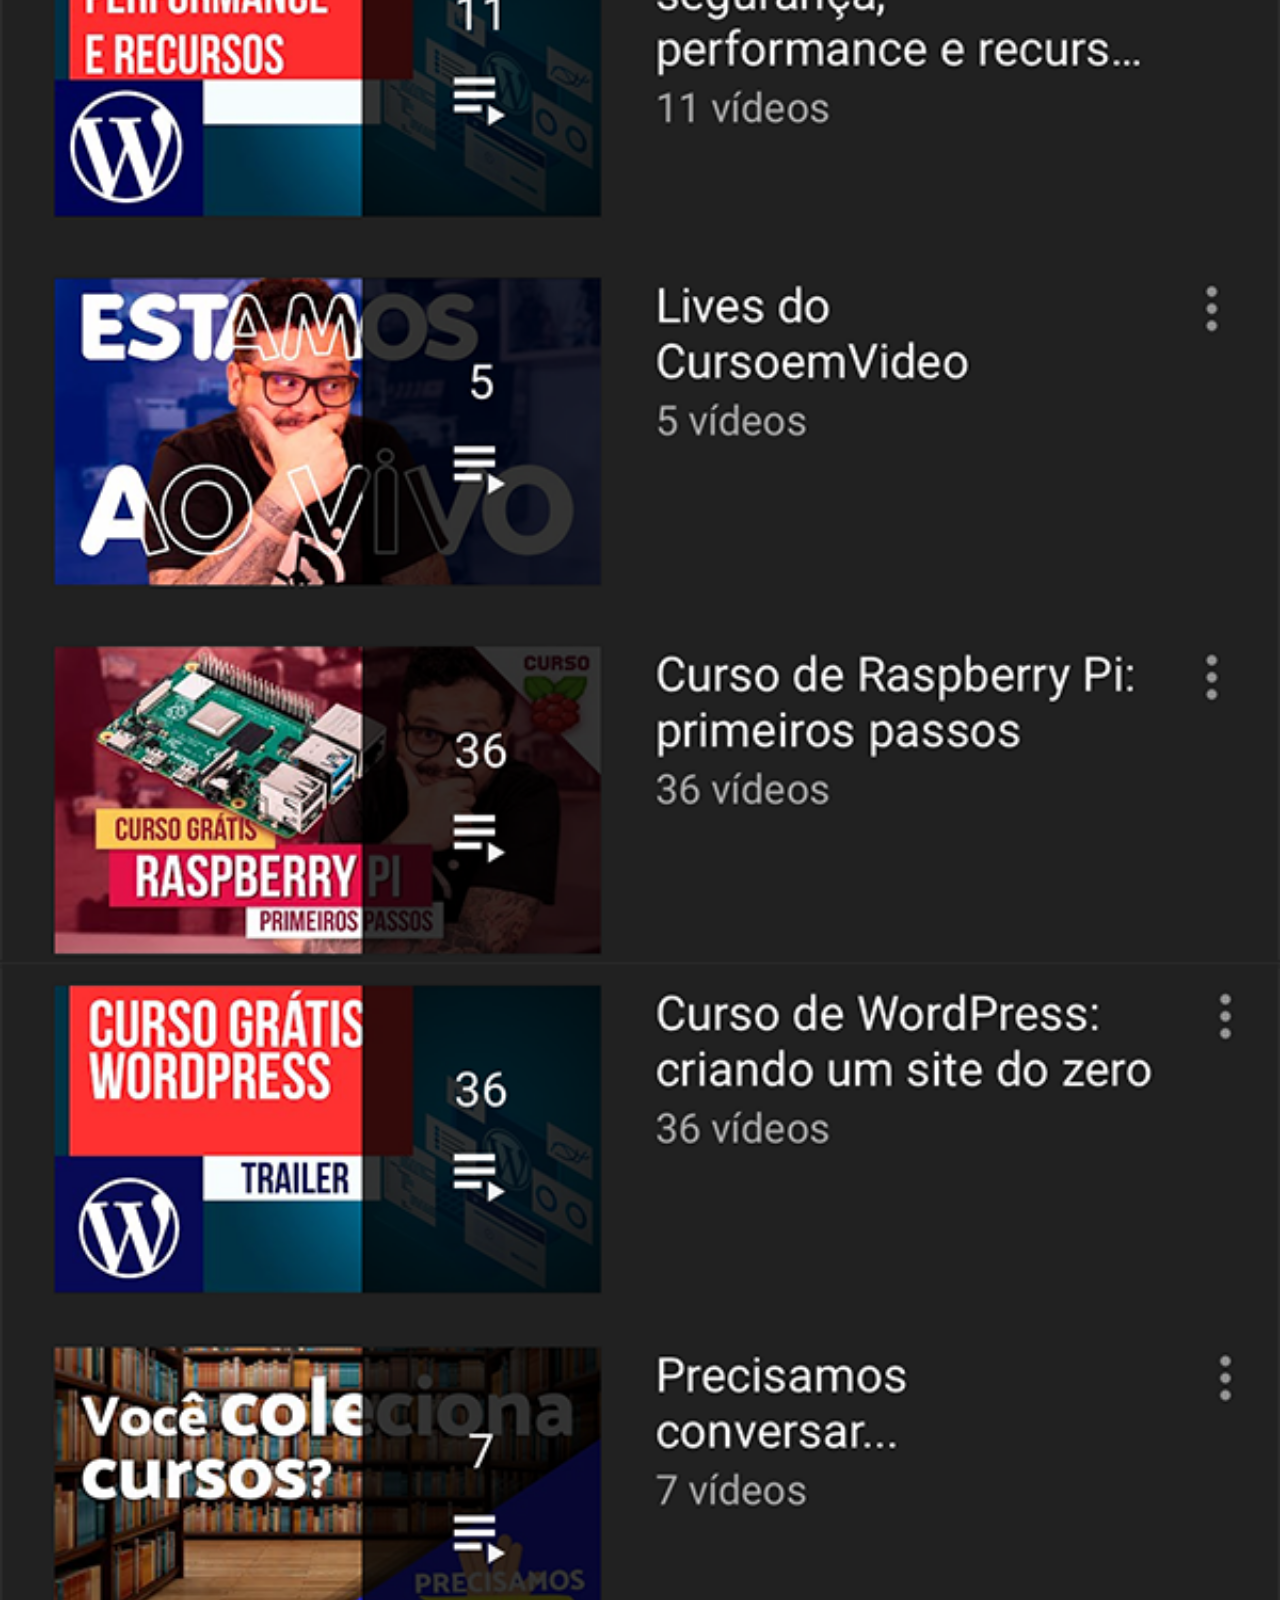
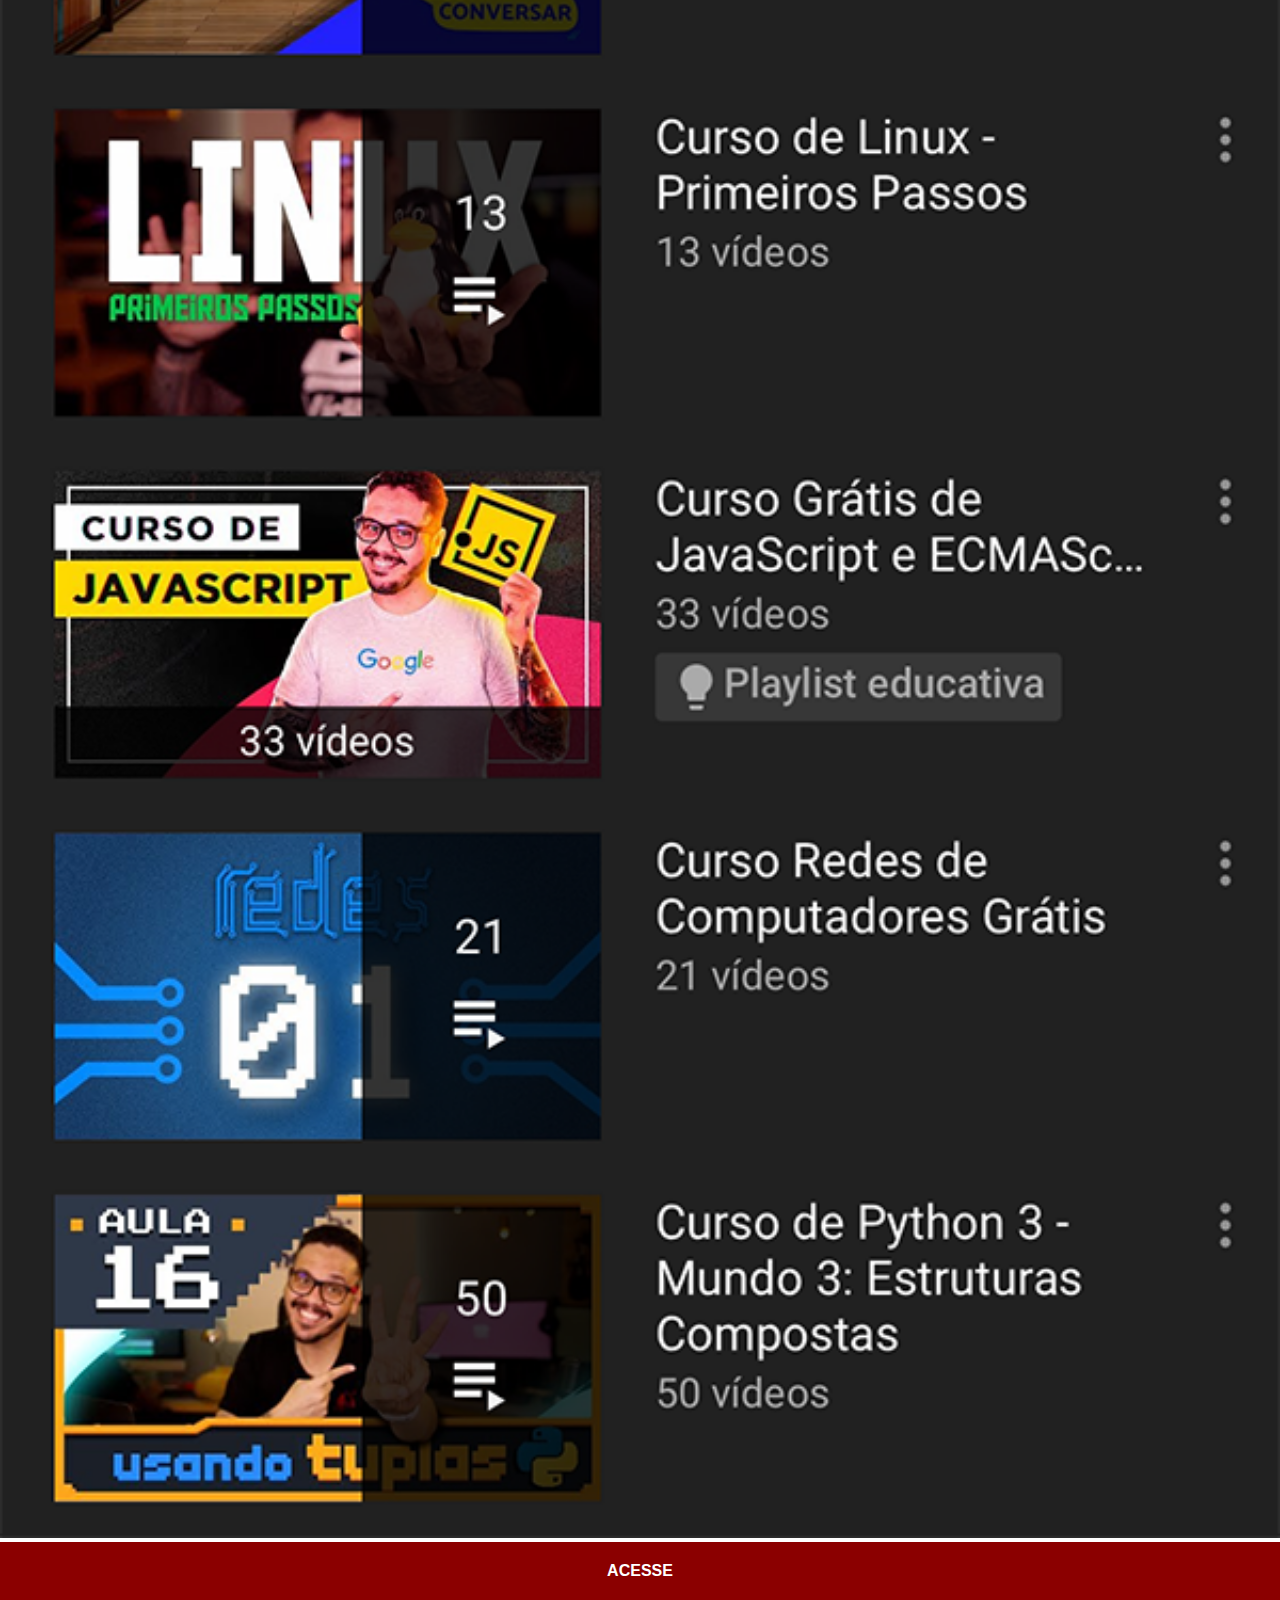
<file: youtube.html>
<!DOCTYPE html>
<html lang="pt-br">
<head>
    <meta charset="UTF-8">
    <meta http-equiv="X-UA-Compatible" content="IE=edge">
    <meta name="viewport" content="width=device-width, initial-scale=1.0">
    <title>Youtube</title>
    <link rel="stylesheet" href="estilos/social.css">
</head>
<body>
    <img src="imagens/tela-youtube.png" alt="Youtube">
    <a href="https://www.youtube.com/@CursoemVideo/playlists" target="_blank">ACESSE</a>
</body>
</html>
</file>
<file: estilos/style.css>
@charset "UTF-8";

* {
    margin: 0px;
    padding: 0px;
    font-family: Arial, Helvetica, sans-serif;
}

html, body {
    height: 100vh;
    width: 100vw;
    background-color: black;
}

body {
    background: url('../imagens/fundo-madeira.jpg') no-repeat top center;
    background-size: cover;
    background-attachment: fixed;
}

main {
    position: relative;
    height: 100vh;
}

section#telefone {
    position: absolute;
    top: 50%;
    left: 50%;
    transform: translate(-50%, -50%);

    height: 627px;
    width: 311px;
    background: url('../imagens/frame-iphone.png') no-repeat ;
}

iframe#tela {
    position: relative;
    top: 80px;
    left: 22px;
    width: 267px;
    height: 471px;
}

section#redes-sociais {
    text-align: right;
}

section#redes-sociais img {
    width: 50px;
    margin: 10px;
    /*botão redondo: border-radius: 50%;*/
    border-radius: 20px;
    box-shadow: 2px 2px 5px rgba(0, 0, 0, 0.400);
    box-sizing: border-box;
}

section#redes-sociais img:hover {
    border: 2px solid rgba(255, 255, 255, 0.377);
    transform: translate(-2px, -2px);
    box-shadow: 3px 3px 7px rgba(0, 0, 0, 0.603);
    transition: transform .3;
}
</file>
<file: estilos/social.css>
@charset "UTF-8";

* {
    margin: 0px;
    padding: 0px;
    font-family: Arial, Helvetica, sans-serif;
}

::-webkit-scrollbar {
    width: 0px;
    height: 0px;
}

img {
    width: 100vw;
}

a {
    display: block;
    background-color: darkred;
    color: white;
    padding: 20px;
    text-align: center;
    font-weight: bolder;
    text-decoration: none;
}

a:hover {
    background-color: red;
}
</file>
